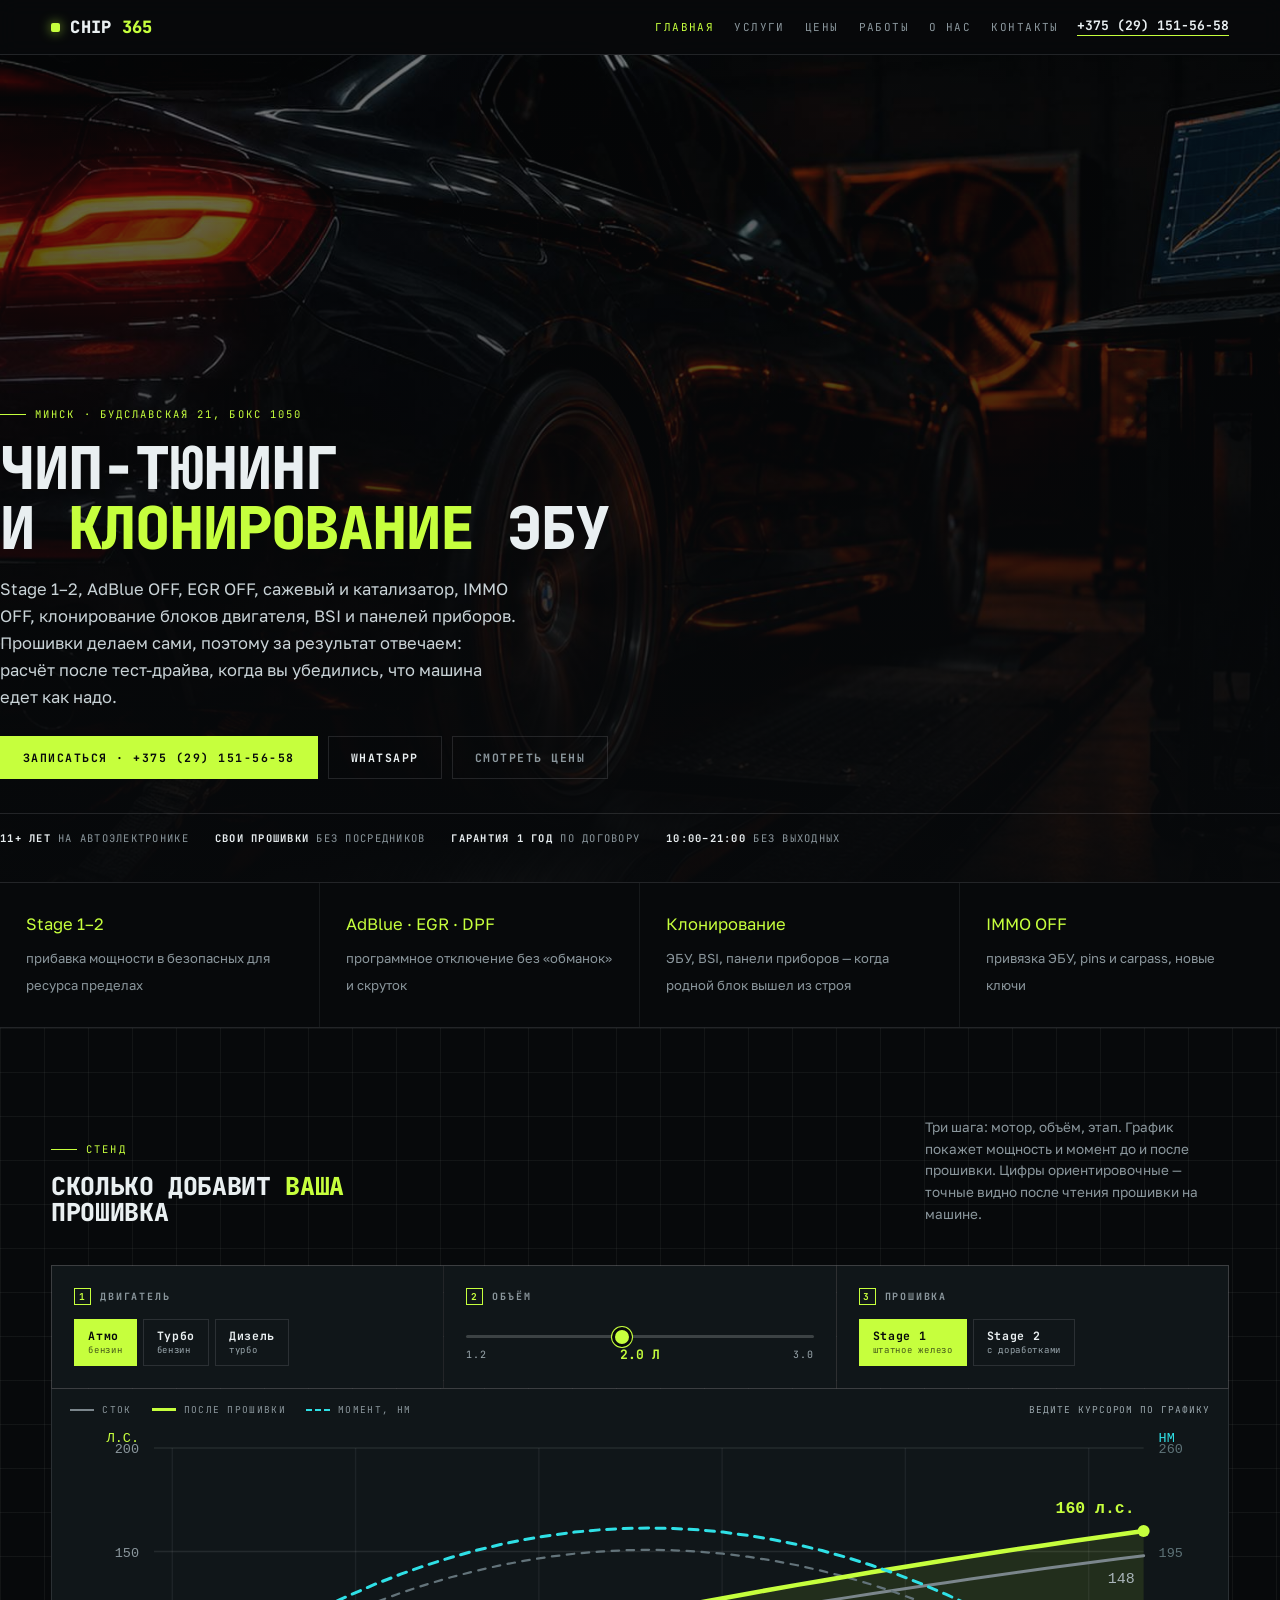
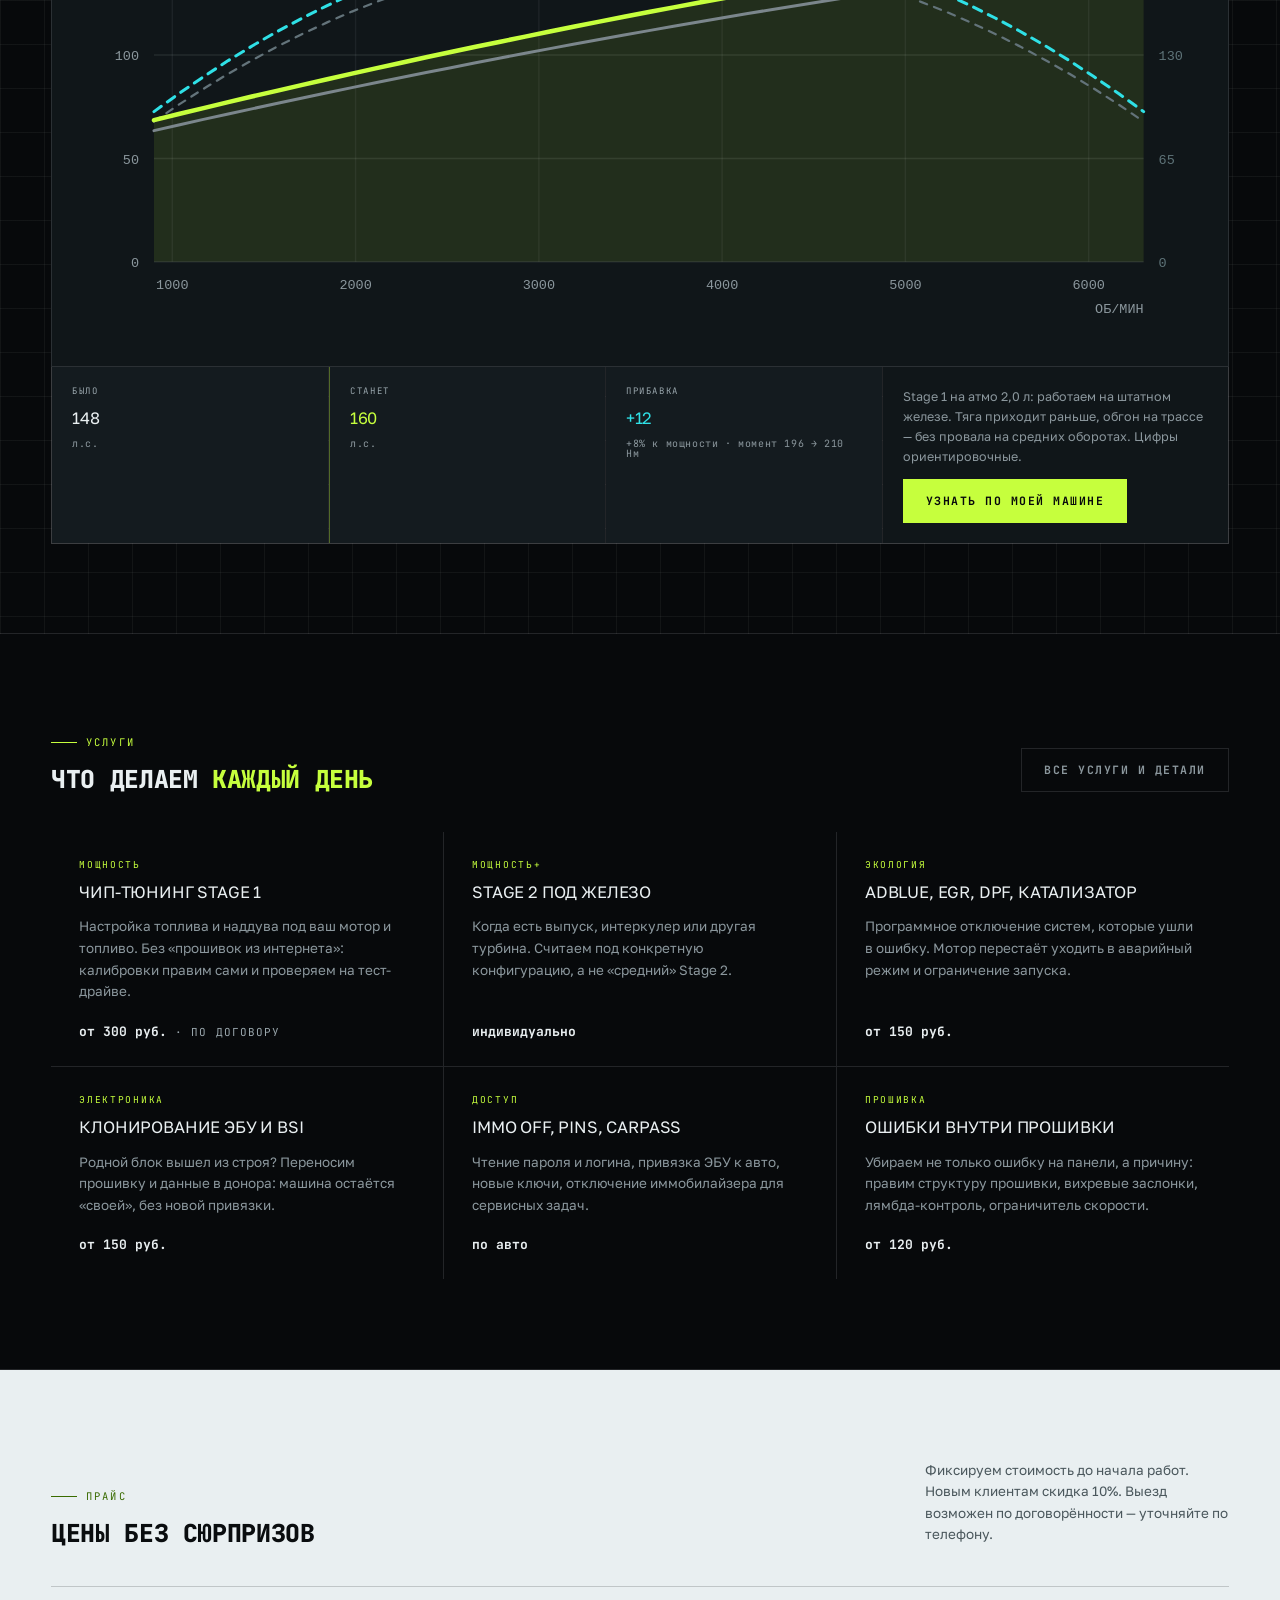
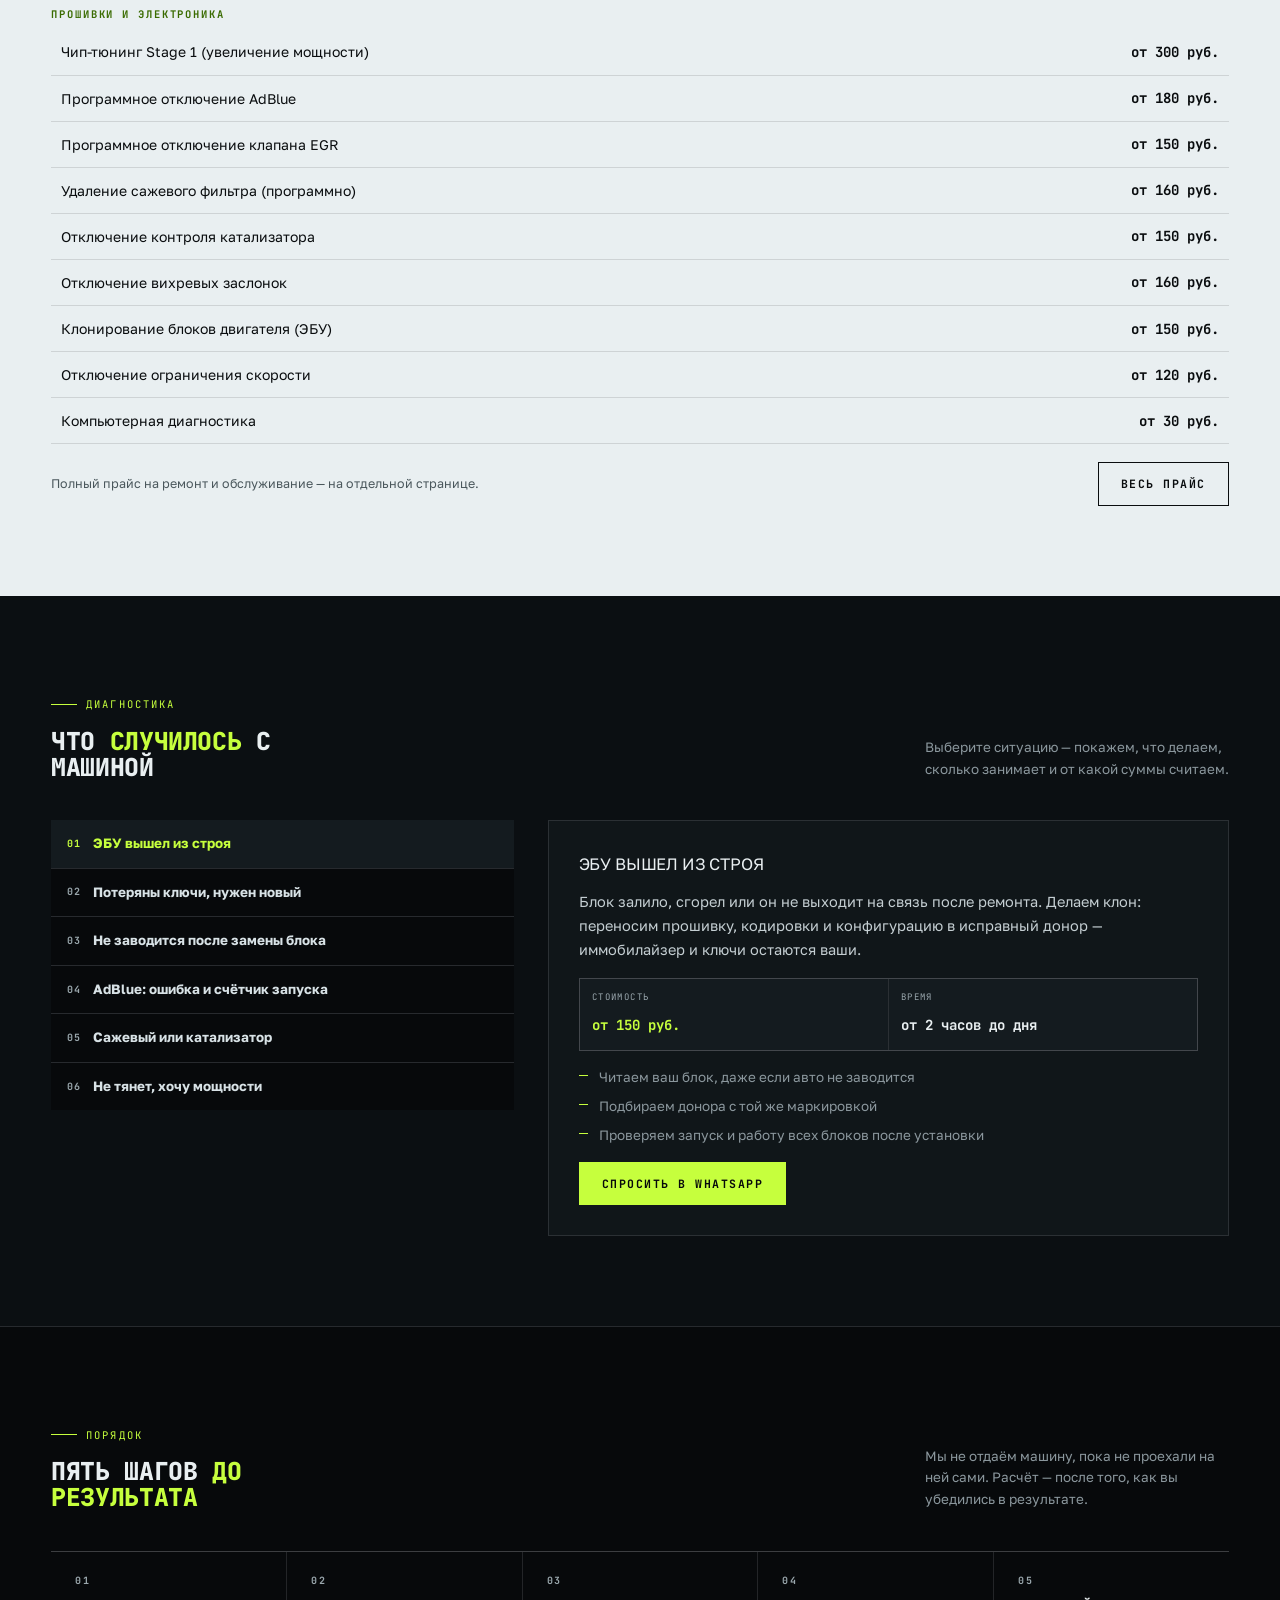
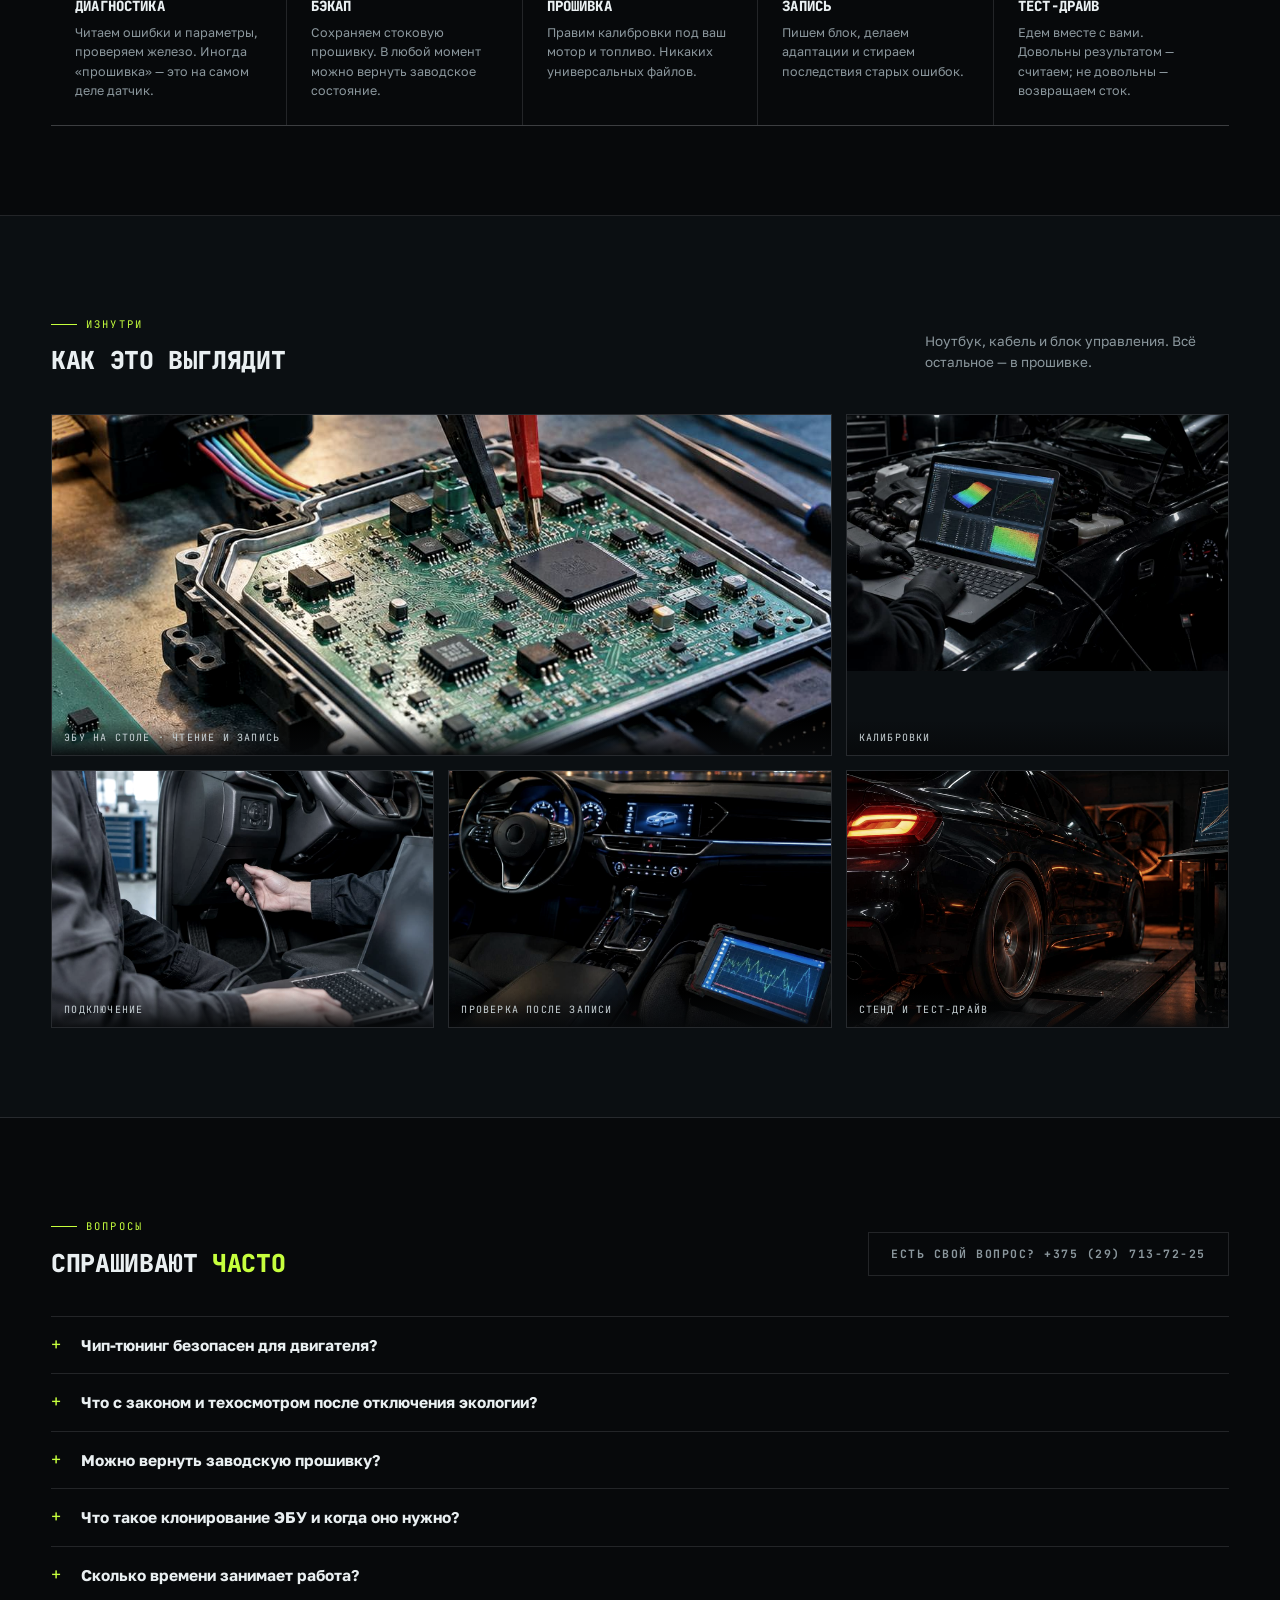
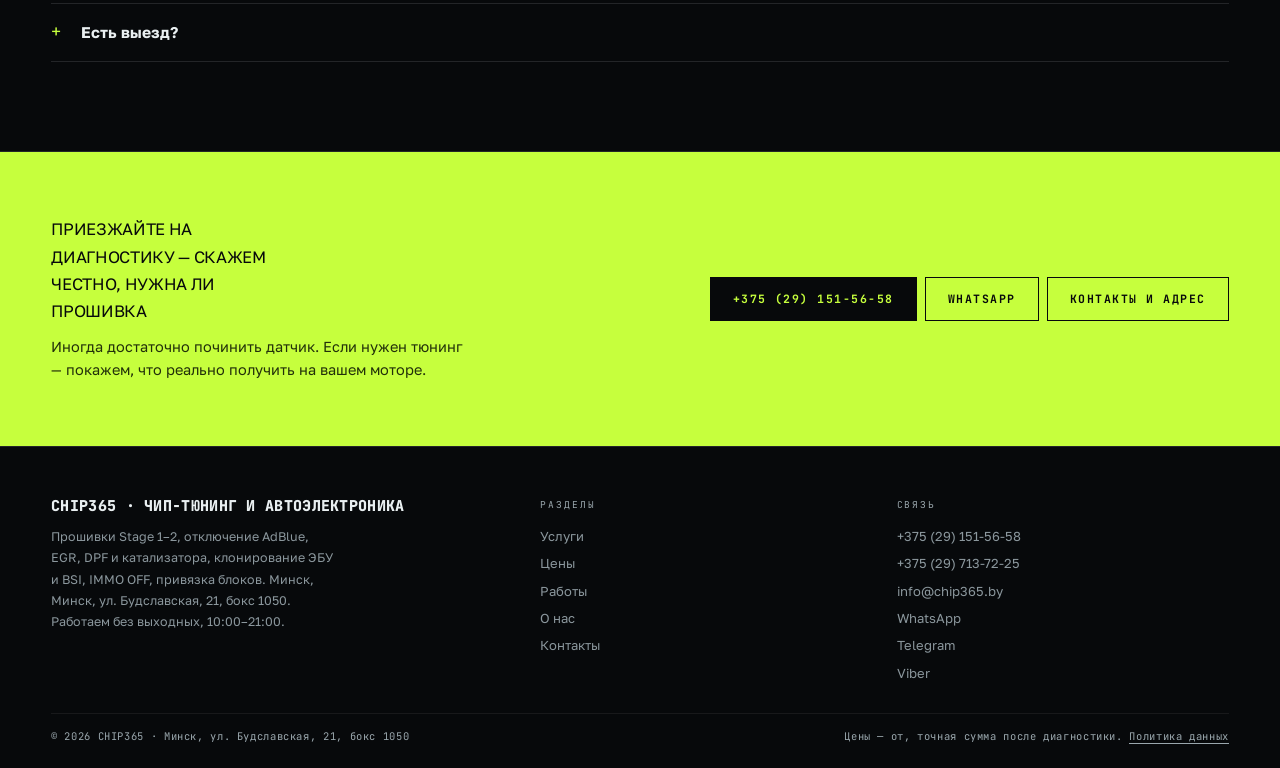
<file: index.html>
<!DOCTYPE html>
<html lang="ru">
<head>
<meta charset="utf-8">
<meta name="viewport" content="width=device-width,initial-scale=1">
<title>CHIP365 — чип-тюнинг и клонирование ЭБУ в Минске</title>
<meta name="description" content="Чип-тюнинг Stage 1–2, отключение AdBlue, EGR, DPF и катализатора, клонирование ЭБУ, BSI и панелей приборов, IMMO OFF, привязка блоков. Минск, Будславская 21. Гарантия 1 год.">
<link rel="icon" href="favicon.svg" type="image/svg+xml">
<link rel="preconnect" href="https://fonts.googleapis.com">
<link rel="preconnect" href="https://fonts.gstatic.com" crossorigin>
<link href="https://fonts.googleapis.com/css2?family=JetBrains+Mono:wght@400;700;800&family=Golos+Text:wght@400;500;700&display=swap" rel="stylesheet">
<style>
body{margin:0;background:#07090B;color:#E9EFF1;font-family:'Golos Text',system-ui,sans-serif}
[hidden]{display:none!important}
.head{position:sticky;top:0;z-index:60;background:rgba(7,9,11,.9);border-bottom:1px solid rgba(233,239,241,.12)}
.head__in{display:flex;align-items:center;gap:16px;padding:13px 20px;max-width:1280px;margin:0 auto}
.brand{display:flex;align-items:center;gap:10px;font-family:'JetBrains Mono',monospace;font-weight:800;font-size:17px;letter-spacing:.02em;text-transform:uppercase;color:#E9EFF1;text-decoration:none}
.brand i{width:9px;height:9px;background:#C6FF3D;border-radius:2px;display:inline-block}
.nav{display:flex;gap:18px;margin-left:auto;font-family:'JetBrains Mono',monospace;font-size:11px;letter-spacing:.13em;text-transform:uppercase;color:#8B979D}
.nav a{color:inherit;text-decoration:none}
.head__tel{font-family:'JetBrains Mono',monospace;font-weight:700;font-size:13px;color:#E9EFF1;text-decoration:none;border-bottom:1px solid #C6FF3D;padding-bottom:3px}
.btn{display:inline-flex;align-items:center;justify-content:center;padding:14px 20px;border:1px solid rgba(233,239,241,.2);color:#E9EFF1;text-decoration:none;font-family:'JetBrains Mono',monospace;font-weight:700;font-size:11.5px;letter-spacing:.13em;text-transform:uppercase}
.btn--ph{background:#C6FF3D;border-color:#C6FF3D;color:#07090B}
.hero{position:relative;min-height:min(90svh,820px);display:flex;flex-direction:column;justify-content:flex-end;overflow:hidden;border-bottom:1px solid rgba(233,239,241,.12)}
.hero__bg{position:absolute;inset:0}
.hero__bg img{width:100%;height:100%;object-fit:cover}
.hero__bg::after{content:'';position:absolute;inset:0;background:linear-gradient(180deg,rgba(7,9,11,.55),rgba(7,9,11,.96))}
.hero__in{position:relative;padding:96px 0 28px;max-width:1280px;margin:0 auto;padding-inline:20px;width:100%}
.h1{font-family:'JetBrains Mono',monospace;font-weight:800;font-size:clamp(1.8rem,4.6vw,4.4rem);line-height:1.03;text-transform:uppercase;max-width:20ch;margin:0}
.h1 em{font-style:normal;color:#C6FF3D}
@media(max-width:900px){.nav{display:none}.head__tel{display:none}}
</style>
<link rel="stylesheet" href="assets/css/style.v2.css">
</head>
<body>
<header class="head"><div class="head__in">
<a class="brand" href="index.html"><i></i>CHIP<span style="color:#C6FF3D">365</span></a>
<nav class="nav" aria-label="Разделы"><a href="index.html" aria-current="page">Главная</a><a href="uslugi.html">Услуги</a><a href="ceny.html">Цены</a><a href="raboty.html">Работы</a><a href="o-nas.html">О нас</a><a href="kontakty.html">Контакты</a></nav>
<a class="head__tel" href="tel:+375291515658">+375 (29) 151-56-58</a>
<button class="burger" id="burger" type="button" aria-expanded="false" aria-controls="drawer" aria-label="Меню"><span></span><span></span><span></span></button>
</div></header>

<section class="hero">
  <div class="hero__bg"><img src="assets/img/hero.jpg" alt="Автомобиль на стенде, ноутбук с графиком мощности" width="1600" height="940" fetchpriority="high"></div>
  <div class="hero__in">
    <p class="kick">Минск · Будславская 21, бокс 1050</p>
    <h1 class="h1"><span>Чип-тюнинг</span><span>и <em>клонирование</em> ЭБУ</span></h1>
    <p class="hero__lead">Stage 1–2, AdBlue OFF, EGR OFF, сажевый и катализатор, IMMO OFF, клонирование блоков двигателя, BSI и панелей приборов. Прошивки делаем сами, поэтому за результат отвечаем: расчёт после тест-драйва, когда вы убедились, что машина едет как надо.</p>
    <div class="hero__cta">
      <a class="btn btn--ph" href="tel:+375291515658">Записаться · +375 (29) 151-56-58</a>
      <a class="btn" href="https://wa.me/375291515658" target="_blank" rel="noopener">WhatsApp</a>
      <a class="btn btn--ghost" href="ceny.html">Смотреть цены</a>
    </div>
    <div class="hero__meta">
      <span><b>11+ лет</b> на автоэлектронике</span>
      <span><b>свои прошивки</b> без посредников</span>
      <span><b>гарантия 1 год</b> по договору</span>
      <span><b>10:00–21:00</b> без выходных</span>
    </div>
  </div>
</section>

<div class="facts">
  <div class="fact"><b>Stage 1–2</b><span>прибавка мощности в безопасных для ресурса пределах</span></div>
  <div class="fact"><b>AdBlue · EGR · DPF</b><span>программное отключение без «обманок» и скруток</span></div>
  <div class="fact"><b>Клонирование</b><span>ЭБУ, BSI, панели приборов — когда родной блок вышел из строя</span></div>
  <div class="fact"><b>IMMO OFF</b><span>привязка ЭБУ, pins и carpass, новые ключи</span></div>
</div>

<section class="sec grid-bg" id="dyno">
  <div class="wrap">
    <div class="sec__head">
      <div><p class="kick">Стенд</p><h2 class="h2">Сколько добавит <em>ваша</em> прошивка</h2></div>
      <p class="sec__note">Три шага: мотор, объём, этап. График покажет мощность и момент до и после прошивки. Цифры ориентировочные — точные видно после чтения прошивки на машине.</p>
    </div>

    <div class="dyno__ctl">
      <div class="fld">
        <p class="fld__l"><b>1</b> Двигатель</p>
        <div class="seg" id="engines">
          <button class="seg__b is-on" type="button" data-engine="na">Атмо<small>бензин</small></button>
          <button class="seg__b" type="button" data-engine="turbo">Турбо<small>бензин</small></button>
          <button class="seg__b" type="button" data-engine="diesel">Дизель<small>турбо</small></button>
        </div>
      </div>
      <div class="fld">
        <p class="fld__l"><b>2</b> Объём</p>
        <input class="rng" id="vol" type="range" min="1.2" max="3" step="0.1" value="2" aria-label="Объём двигателя, литры">
        <div class="rng__val"><span>1.2</span><b id="volVal">2.0 л</b><span>3.0</span></div>
      </div>
      <div class="fld">
        <p class="fld__l"><b>3</b> Прошивка</p>
        <div class="seg" id="stages">
          <button class="seg__b is-on" type="button" data-stage="1">Stage 1<small>штатное железо</small></button>
          <button class="seg__b" type="button" data-stage="2">Stage 2<small>с доработками</small></button>
        </div>
      </div>
    </div>

    <div class="dyno__chart">
      <div class="dyno__legend">
        <span class="lg"><i class="lg__l"></i>Сток</span>
        <span class="lg"><i class="lg__l lg__l--tuned"></i>После прошивки</span>
        <span class="lg"><i class="lg__l lg__l--torque"></i>Момент, Нм</span>
        <span class="dyno__live" id="dynoLive">ведите курсором по графику</span>
      </div>
      <svg id="dynoSvg" viewBox="0 0 760 360" role="img" aria-label="График мощности и момента до и после прошивки"></svg>
    </div>

    <div class="dyno__res">
      <div class="res__c"><span>Было</span><b id="outWas">—</b><i>л.с.</i></div>
      <div class="res__c res__c--ph"><span>Станет</span><b id="outNow">—</b><i>л.с.</i></div>
      <div class="res__c res__c--cy"><span>Прибавка</span><b id="outGain">—</b><i id="outPct">—</i></div>
      <div class="res__txt"><p id="outNote">—</p><a class="btn btn--ph" href="https://wa.me/375291515658" target="_blank" rel="noopener">Узнать по моей машине</a></div>
    </div>
  </div>
</section>

<section class="sec">
  <div class="wrap">
    <div class="sec__head">
      <div><p class="kick">Услуги</p><h2 class="h2">Что делаем <em>каждый день</em></h2></div>
      <a class="btn btn--ghost" href="uslugi.html">Все услуги и детали</a>
    </div>
    <div class="cards">
      <a class="card" href="uslugi.html#stage"><span class="card__tag">мощность</span><h3>Чип-тюнинг Stage 1</h3><p>Настройка топлива и наддува под ваш мотор и топливо. Без «прошивок из интернета»: калибровки правим сами и проверяем на тест-драйве.</p><span class="card__price">от 300 руб. <span>· по договору</span></span></a>
      <a class="card" href="uslugi.html#stage"><span class="card__tag">мощность+</span><h3>Stage 2 под железо</h3><p>Когда есть выпуск, интеркулер или другая турбина. Считаем под конкретную конфигурацию, а не «средний» Stage 2.</p><span class="card__price">индивидуально</span></a>
      <a class="card" href="uslugi.html#eco"><span class="card__tag">экология</span><h3>AdBlue, EGR, DPF, катализатор</h3><p>Программное отключение систем, которые ушли в ошибку. Мотор перестаёт уходить в аварийный режим и ограничение запуска.</p><span class="card__price">от 150 руб.</span></a>
      <a class="card" href="uslugi.html#clone"><span class="card__tag">электроника</span><h3>Клонирование ЭБУ и BSI</h3><p>Родной блок вышел из строя? Переносим прошивку и данные в донора: машина остаётся «своей», без новой привязки.</p><span class="card__price">от 150 руб.</span></a>
      <a class="card" href="uslugi.html#immo"><span class="card__tag">доступ</span><h3>IMMO OFF, pins, carpass</h3><p>Чтение пароля и логина, привязка ЭБУ к авто, новые ключи, отключение иммобилайзера для сервисных задач.</p><span class="card__price">по авто</span></a>
      <a class="card" href="uslugi.html#errors"><span class="card__tag">прошивка</span><h3>Ошибки внутри прошивки</h3><p>Убираем не только ошибку на панели, а причину: правим структуру прошивки, вихревые заслонки, лямбда-контроль, ограничитель скорости.</p><span class="card__price">от 120 руб.</span></a>
    </div>
  </div>
</section>

<section class="sec ceny" id="ceny">
  <div class="wrap">
    <div class="sec__head">
      <div><p class="kick">Прайс</p><h2 class="h2">Цены без сюрпризов</h2></div>
      <p class="sec__note">Фиксируем стоимость до начала работ. Новым клиентам скидка 10%. Выезд возможен по договорённости — уточняйте по телефону.</p>
    </div>
    <div class="tblwrap"><table class="tbl">
      <caption>Прошивки и электроника</caption>
      <tr><td>Чип-тюнинг Stage 1 (увеличение мощности)</td><td>от 300 руб.</td></tr>
      <tr><td>Программное отключение AdBlue</td><td>от 180 руб.</td></tr>
      <tr><td>Программное отключение клапана EGR</td><td>от 150 руб.</td></tr>
      <tr><td>Удаление сажевого фильтра (программно)</td><td>от 160 руб.</td></tr>
      <tr><td>Отключение контроля катализатора</td><td>от 150 руб.</td></tr>
      <tr><td>Отключение вихревых заслонок</td><td>от 160 руб.</td></tr>
      <tr><td>Клонирование блоков двигателя (ЭБУ)</td><td>от 150 руб.</td></tr>
      <tr><td>Отключение ограничения скорости</td><td>от 120 руб.</td></tr>
      <tr><td>Компьютерная диагностика</td><td>от 30 руб.</td></tr>
    </table></div>
    <div class="ceny__foot"><span>Полный прайс на ремонт и обслуживание — на отдельной странице.</span><a class="btn" href="ceny.html" style="border-color:#0A0D0F">Весь прайс</a></div>
  </div>
</section>

<section class="sec sec--alt">
  <div class="wrap">
    <div class="sec__head">
      <div><p class="kick">Диагностика</p><h2 class="h2">Что <em>случилось</em> с машиной</h2></div>
      <p class="sec__note">Выберите ситуацию — покажем, что делаем, сколько занимает и от какой суммы считаем.</p>
    </div>
    <div class="scen">
      <div class="scen__list" id="scenList" role="tablist" aria-label="Ситуации"></div>
      <div class="scen__body" id="scenBody"></div>
    </div>
  </div>
</section>

<section class="sec">
  <div class="wrap">
    <div class="sec__head"><div><p class="kick">Порядок</p><h2 class="h2">Пять шагов <em>до результата</em></h2></div>
      <p class="sec__note">Мы не отдаём машину, пока не проехали на ней сами. Расчёт — после того, как вы убедились в результате.</p></div>
    <div class="steps">
      <div class="step"><b>01</b><h3>Диагностика</h3><p>Читаем ошибки и параметры, проверяем железо. Иногда «прошивка» — это на самом деле датчик.</p></div>
      <div class="step"><b>02</b><h3>Бэкап</h3><p>Сохраняем стоковую прошивку. В любой момент можно вернуть заводское состояние.</p></div>
      <div class="step"><b>03</b><h3>Прошивка</h3><p>Правим калибровки под ваш мотор и топливо. Никаких универсальных файлов.</p></div>
      <div class="step"><b>04</b><h3>Запись</h3><p>Пишем блок, делаем адаптации и стираем последствия старых ошибок.</p></div>
      <div class="step"><b>05</b><h3>Тест-драйв</h3><p>Едем вместе с вами. Довольны результатом — считаем; не довольны — возвращаем сток.</p></div>
    </div>
  </div>
</section>

<section class="sec sec--alt">
  <div class="wrap">
    <div class="sec__head"><div><p class="kick">Изнутри</p><h2 class="h2">Как это выглядит</h2></div>
    <p class="sec__note">Ноутбук, кабель и блок управления. Всё остальное — в прошивке.</p></div>
    <div class="gal">
      <figure><img src="assets/img/ecu.jpg" alt="Блок управления двигателем на столе с программатором" width="1100" height="800" loading="lazy"><figcaption>ЭБУ на столе · чтение и запись</figcaption></figure>
      <figure><img src="assets/img/laptop.jpg" alt="Ноутбук с программой на двигателе" width="1100" height="800" loading="lazy"><figcaption>Калибровки</figcaption></figure>
      <figure><img src="assets/img/obd.jpg" alt="Подключение ноутбука к разъёму OBD" width="1100" height="800" loading="lazy"><figcaption>Подключение</figcaption></figure>
      <figure><img src="assets/img/dash.jpg" alt="Приборная панель и диагностический планшет" width="1050" height="780" loading="lazy"><figcaption>Проверка после записи</figcaption></figure>
      <figure><img src="assets/img/hero.jpg" alt="Автомобиль на стенде" width="1600" height="940" loading="lazy"><figcaption>Стенд и тест-драйв</figcaption></figure>
    </div>
  </div>
</section>

<section class="sec">
  <div class="wrap">
    <div class="sec__head"><div><p class="kick">Вопросы</p><h2 class="h2">Спрашивают <em>часто</em></h2></div>
      <a class="btn btn--ghost" href="tel:+375297137225">Есть свой вопрос? +375 (29) 713-72-25</a></div>
    <div class="faq">
      <details><summary>Чип-тюнинг безопасен для двигателя?</summary><p>Stage 1 делается в пределах, которые выдерживает штатное железо: меняются топливо, наддув и моменты, но без выхода за границы ресурса. Перед прошивкой мы смотрим параметры и состояние агрегатов: если турбина или сцепление уже на пределе, честно скажем, что сначала нужно починить.</p></details>
      <details><summary>Что с законом и техосмотром после отключения экологии?</summary><p>Отключение AdBlue, EGR, сажевого и катализатора — это вмешательство в системы снижения токсичности. Владелец принимает решение сам, а мы до работ объясняем последствия: по техническому осмотру и экологическим требованиям могут быть вопросы. Наши работы по мощности и электронике к этому не относятся.</p></details>
      <details><summary>Можно вернуть заводскую прошивку?</summary><p>Да. Перед любой записью сохраняем сток в архив: возврат в заводское состояние — это отдельная операция, делается по вашей просьбе.</p></details>
      <details><summary>Что такое клонирование ЭБУ и когда оно нужно?</summary><p>Это перенос содержимого вашего блока в другой, исправный блок. Нужно, когда родной ЭБУ вышел из строя: залило, сгорел, повреждён. Клон сохраняет иммобилайзер, кодировки и конфигурацию, поэтому машина остаётся «своей» и не требует новой привязки ключей.</p></details>
      <details><summary>Сколько времени занимает работа?</summary><p>Stage 1 — обычно в течение дня, при готовой прошивке быстрее. Клонирование и привязка зависят от блока: некоторые делаются за час, некоторые требуют разбора. Точный срок называем после диагностики.</p></details>
      <details><summary>Есть выезд?</summary><p>Да, по договорённости. Для выезда нужен доступ к разъёму OBD и стабильное питание — уточняйте при записи, не все блоки шьются «в поле».</p></details>
    </div>
  </div>
</section>

<section class="cta">
  <div class="wrap cta__in">
    <div><h2>Приезжайте на диагностику — скажем честно, нужна ли прошивка</h2>
    <p>Иногда достаточно починить датчик. Если нужен тюнинг — покажем, что реально получить на вашем моторе.</p></div>
    <div class="cta__actions">
      <a class="btn btn--dark" href="tel:+375291515658">+375 (29) 151-56-58</a>
      <a class="btn" href="https://wa.me/375291515658" target="_blank" rel="noopener">WhatsApp</a>
      <a class="btn" href="kontakty.html">Контакты и адрес</a>
    </div>
  </div>
</section>
<footer class="foot"><div class="wrap">
<div class="foot__grid">
<div><p class="foot__name">CHIP365 · чип-тюнинг и автоэлектроника</p>
<p class="foot__small">Прошивки Stage 1–2, отключение AdBlue, EGR, DPF и катализатора, клонирование ЭБУ и BSI, IMMO OFF, привязка блоков. Минск, Минск, ул. Будславская, 21, бокс 1050. Работаем без выходных, 10:00–21:00.</p></div>
<div class="foot__col"><h4>Разделы</h4><a href="uslugi.html">Услуги</a><a href="ceny.html">Цены</a><a href="raboty.html">Работы</a><a href="o-nas.html">О нас</a><a href="kontakty.html">Контакты</a></div>
<div class="foot__col"><h4>Связь</h4><a href="tel:+375291515658">+375 (29) 151-56-58</a><a href="tel:+375297137225">+375 (29) 713-72-25</a><a href="mailto:info@chip365.by">info@chip365.by</a><a href="https://wa.me/375291515658" target="_blank" rel="noopener">WhatsApp</a><a href="https://t.me/+375291515658" target="_blank" rel="noopener">Telegram</a><a href="viber://chat?number=%2B375291515658">Viber</a></div>
</div>
<div class="foot__bottom"><span>© 2026 CHIP365 · Минск, ул. Будславская, 21, бокс 1050</span><span>Цены — от, точная сумма после диагностики. <a href="politika.html" style="color:inherit;border-bottom:1px solid currentColor">Политика данных</a></span></div>
</div></footer>
<div class="drawer" id="drawer" hidden><div class="drawer__in">
<button class="drawer__close" type="button" id="drawer-close" aria-label="Закрыть меню">×</button>
<nav aria-label="Мобильное меню"><a href="index.html">Главная</a><a href="uslugi.html">Услуги</a><a href="ceny.html">Цены</a><a href="raboty.html">Работы</a><a href="o-nas.html">О нас</a><a href="kontakty.html">Контакты</a></nav>
<div class="drawer__meta"><a href="tel:+375291515658" style="color:inherit">+375 (29) 151-56-58</a><br><a href="tel:+375297137225" style="color:inherit">+375 (29) 713-72-25</a><br>Минск, ул. Будславская, 21, бокс 1050<br>10:00–21:00, без выходных</div>
</div></div>
<nav class="mobbar" aria-label="Быстрая связь">
<a class="mobbar__call" href="tel:+375291515658">Позвонить</a>
<a href="https://wa.me/375291515658" target="_blank" rel="noopener">WhatsApp</a>
<a href="viber://chat?number=%2B375291515658">Viber</a>
<a href="https://t.me/+375291515658" target="_blank" rel="noopener">Telegram</a>
</nav>
<script src="assets/js/main.v2.js"></script>
</body></html>
</file>
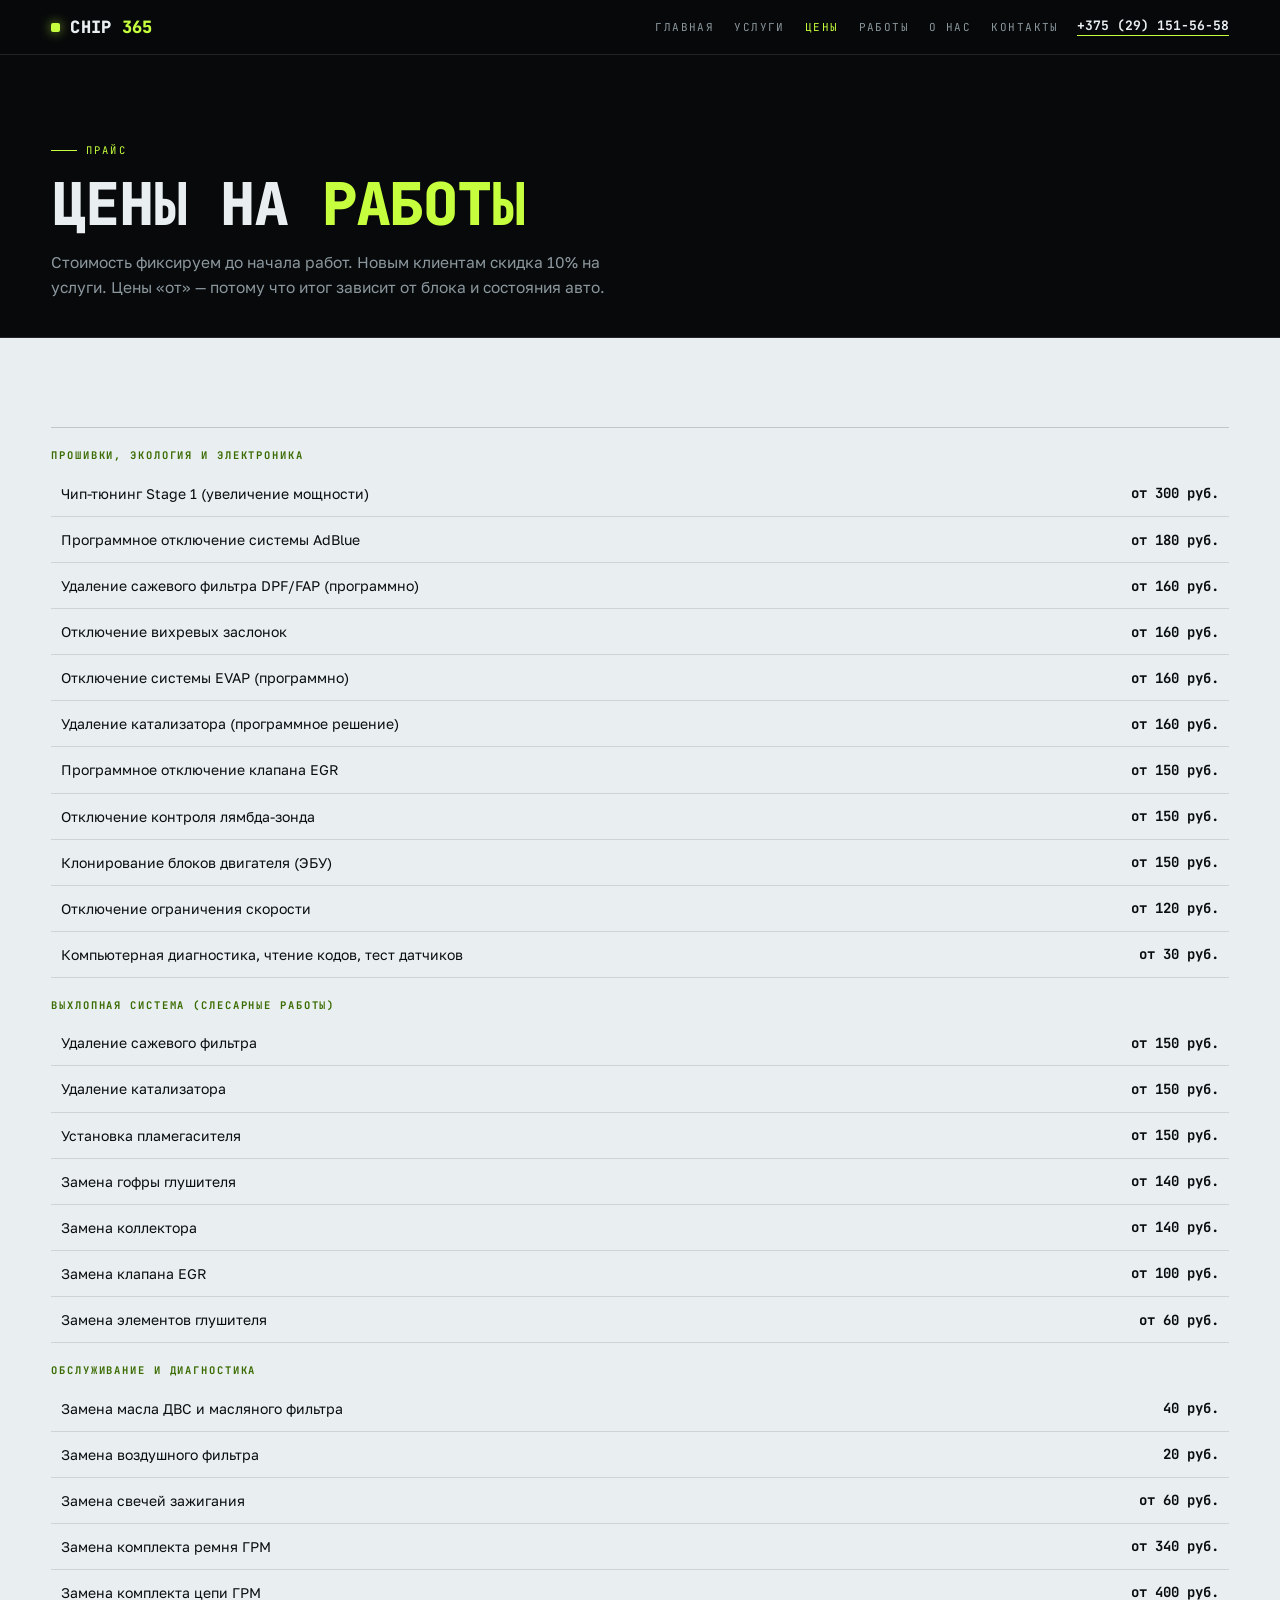
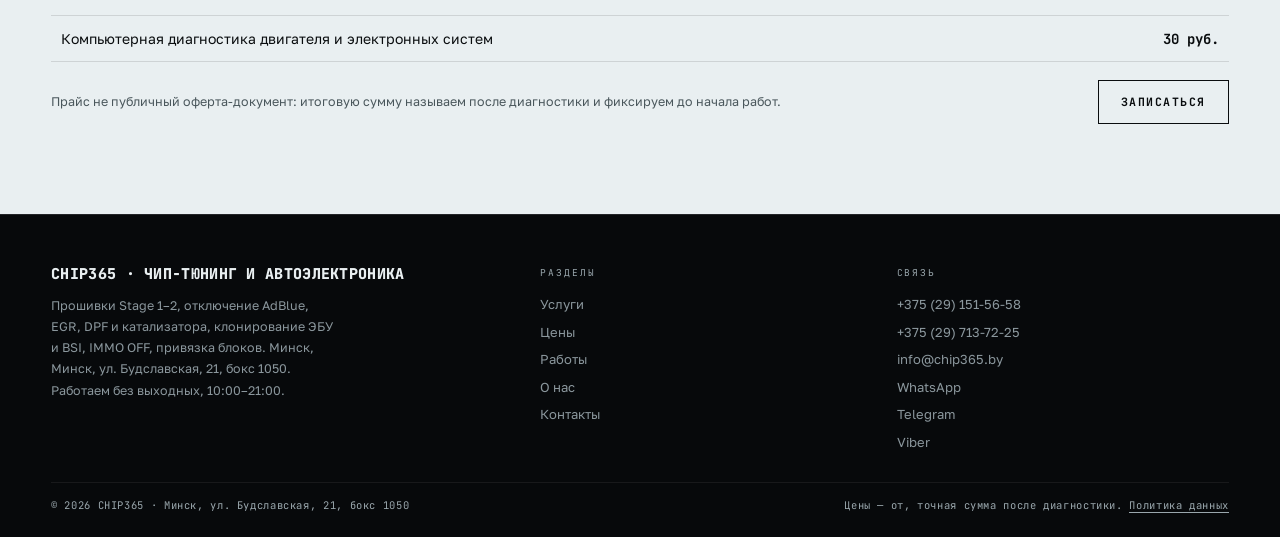
<file: ceny.html>
<!DOCTYPE html>
<html lang="ru">
<head>
<meta charset="utf-8">
<meta name="viewport" content="width=device-width,initial-scale=1">
<title>Цены на чип-тюнинг и автоэлектронику | CHIP365 Минск</title>
<meta name="description" content="Прайс на чип-тюнинг, отключение AdBlue, EGR, сажевого фильтра, клонирование ЭБУ, диагностику и обслуживание. Фиксируем стоимость до начала работ.">
<link rel="icon" href="favicon.svg" type="image/svg+xml">
<link rel="preconnect" href="https://fonts.googleapis.com">
<link rel="preconnect" href="https://fonts.gstatic.com" crossorigin>
<link href="https://fonts.googleapis.com/css2?family=JetBrains+Mono:wght@400;700;800&family=Golos+Text:wght@400;500;700&display=swap" rel="stylesheet">
<style>
body{margin:0;background:#07090B;color:#E9EFF1;font-family:'Golos Text',system-ui,sans-serif}
[hidden]{display:none!important}
.head{position:sticky;top:0;z-index:60;background:rgba(7,9,11,.9);border-bottom:1px solid rgba(233,239,241,.12)}
.head__in{display:flex;align-items:center;gap:16px;padding:13px 20px;max-width:1280px;margin:0 auto}
.brand{display:flex;align-items:center;gap:10px;font-family:'JetBrains Mono',monospace;font-weight:800;font-size:17px;letter-spacing:.02em;text-transform:uppercase;color:#E9EFF1;text-decoration:none}
.brand i{width:9px;height:9px;background:#C6FF3D;border-radius:2px;display:inline-block}
.nav{display:flex;gap:18px;margin-left:auto;font-family:'JetBrains Mono',monospace;font-size:11px;letter-spacing:.13em;text-transform:uppercase;color:#8B979D}
.nav a{color:inherit;text-decoration:none}
.head__tel{font-family:'JetBrains Mono',monospace;font-weight:700;font-size:13px;color:#E9EFF1;text-decoration:none;border-bottom:1px solid #C6FF3D;padding-bottom:3px}
.btn{display:inline-flex;align-items:center;justify-content:center;padding:14px 20px;border:1px solid rgba(233,239,241,.2);color:#E9EFF1;text-decoration:none;font-family:'JetBrains Mono',monospace;font-weight:700;font-size:11.5px;letter-spacing:.13em;text-transform:uppercase}
.btn--ph{background:#C6FF3D;border-color:#C6FF3D;color:#07090B}
.hero{position:relative;min-height:min(90svh,820px);display:flex;flex-direction:column;justify-content:flex-end;overflow:hidden;border-bottom:1px solid rgba(233,239,241,.12)}
.hero__bg{position:absolute;inset:0}
.hero__bg img{width:100%;height:100%;object-fit:cover}
.hero__bg::after{content:'';position:absolute;inset:0;background:linear-gradient(180deg,rgba(7,9,11,.55),rgba(7,9,11,.96))}
.hero__in{position:relative;padding:96px 0 28px;max-width:1280px;margin:0 auto;padding-inline:20px;width:100%}
.h1{font-family:'JetBrains Mono',monospace;font-weight:800;font-size:clamp(1.8rem,4.6vw,4.4rem);line-height:1.03;text-transform:uppercase;max-width:20ch;margin:0}
.h1 em{font-style:normal;color:#C6FF3D}
@media(max-width:900px){.nav{display:none}.head__tel{display:none}}
</style>
<link rel="stylesheet" href="assets/css/style.v2.css">
</head>
<body>
<header class="head"><div class="head__in">
<a class="brand" href="index.html"><i></i>CHIP<span style="color:#C6FF3D">365</span></a>
<nav class="nav" aria-label="Разделы"><a href="index.html">Главная</a><a href="uslugi.html">Услуги</a><a href="ceny.html" aria-current="page">Цены</a><a href="raboty.html">Работы</a><a href="o-nas.html">О нас</a><a href="kontakty.html">Контакты</a></nav>
<a class="head__tel" href="tel:+375291515658">+375 (29) 151-56-58</a>
<button class="burger" id="burger" type="button" aria-expanded="false" aria-controls="drawer" aria-label="Меню"><span></span><span></span><span></span></button>
</div></header>

<section class="phead"><div class="wrap">
<p class="kick">Прайс</p>
<h1 class="h1">Цены на <em>работы</em></h1>
<p class="lead">Стоимость фиксируем до начала работ. Новым клиентам скидка 10% на услуги. Цены «от» — потому что итог зависит от блока и состояния авто.</p>
</div></section>

<section class="sec ceny" style="background:#E9EFF1;color:#0A0D0F">
  <div class="wrap">
    <div class="tblwrap">
      <table class="tbl"><caption>Прошивки, экология и электроника</caption>
        <tr><td>Чип-тюнинг Stage 1 (увеличение мощности)</td><td>от 300 руб.</td></tr>
        <tr><td>Программное отключение системы AdBlue</td><td>от 180 руб.</td></tr>
        <tr><td>Удаление сажевого фильтра DPF/FAP (программно)</td><td>от 160 руб.</td></tr>
        <tr><td>Отключение вихревых заслонок</td><td>от 160 руб.</td></tr>
        <tr><td>Отключение системы EVAP (программно)</td><td>от 160 руб.</td></tr>
        <tr><td>Удаление катализатора (программное решение)</td><td>от 160 руб.</td></tr>
        <tr><td>Программное отключение клапана EGR</td><td>от 150 руб.</td></tr>
        <tr><td>Отключение контроля лямбда-зонда</td><td>от 150 руб.</td></tr>
        <tr><td>Клонирование блоков двигателя (ЭБУ)</td><td>от 150 руб.</td></tr>
        <tr><td>Отключение ограничения скорости</td><td>от 120 руб.</td></tr>
        <tr><td>Компьютерная диагностика, чтение кодов, тест датчиков</td><td>от 30 руб.</td></tr>
      </table>
      <table class="tbl"><caption>Выхлопная система (слесарные работы)</caption>
        <tr><td>Удаление сажевого фильтра</td><td>от 150 руб.</td></tr>
        <tr><td>Удаление катализатора</td><td>от 150 руб.</td></tr>
        <tr><td>Установка пламегасителя</td><td>от 150 руб.</td></tr>
        <tr><td>Замена гофры глушителя</td><td>от 140 руб.</td></tr>
        <tr><td>Замена коллектора</td><td>от 140 руб.</td></tr>
        <tr><td>Замена клапана EGR</td><td>от 100 руб.</td></tr>
        <tr><td>Замена элементов глушителя</td><td>от 60 руб.</td></tr>
      </table>
      <table class="tbl"><caption>Обслуживание и диагностика</caption>
        <tr><td>Замена масла ДВС и масляного фильтра</td><td>40 руб.</td></tr>
        <tr><td>Замена воздушного фильтра</td><td>20 руб.</td></tr>
        <tr><td>Замена свечей зажигания</td><td>от 60 руб.</td></tr>
        <tr><td>Замена комплекта ремня ГРМ</td><td>от 340 руб.</td></tr>
        <tr><td>Замена комплекта цепи ГРМ</td><td>от 400 руб.</td></tr>
        <tr><td>Компьютерная диагностика двигателя и электронных систем</td><td>30 руб.</td></tr>
      </table>
    </div>
    <div class="ceny__foot"><span>Прайс не публичный оферта-документ: итоговую сумму называем после диагностики и фиксируем до начала работ.</span><a class="btn" href="kontakty.html" style="border-color:#0A0D0F">Записаться</a></div>
  </div>
</section><footer class="foot"><div class="wrap">
<div class="foot__grid">
<div><p class="foot__name">CHIP365 · чип-тюнинг и автоэлектроника</p>
<p class="foot__small">Прошивки Stage 1–2, отключение AdBlue, EGR, DPF и катализатора, клонирование ЭБУ и BSI, IMMO OFF, привязка блоков. Минск, Минск, ул. Будславская, 21, бокс 1050. Работаем без выходных, 10:00–21:00.</p></div>
<div class="foot__col"><h4>Разделы</h4><a href="uslugi.html">Услуги</a><a href="ceny.html">Цены</a><a href="raboty.html">Работы</a><a href="o-nas.html">О нас</a><a href="kontakty.html">Контакты</a></div>
<div class="foot__col"><h4>Связь</h4><a href="tel:+375291515658">+375 (29) 151-56-58</a><a href="tel:+375297137225">+375 (29) 713-72-25</a><a href="mailto:info@chip365.by">info@chip365.by</a><a href="https://wa.me/375291515658" target="_blank" rel="noopener">WhatsApp</a><a href="https://t.me/+375291515658" target="_blank" rel="noopener">Telegram</a><a href="viber://chat?number=%2B375291515658">Viber</a></div>
</div>
<div class="foot__bottom"><span>© 2026 CHIP365 · Минск, ул. Будславская, 21, бокс 1050</span><span>Цены — от, точная сумма после диагностики. <a href="politika.html" style="color:inherit;border-bottom:1px solid currentColor">Политика данных</a></span></div>
</div></footer>
<div class="drawer" id="drawer" hidden><div class="drawer__in">
<button class="drawer__close" type="button" id="drawer-close" aria-label="Закрыть меню">×</button>
<nav aria-label="Мобильное меню"><a href="index.html">Главная</a><a href="uslugi.html">Услуги</a><a href="ceny.html">Цены</a><a href="raboty.html">Работы</a><a href="o-nas.html">О нас</a><a href="kontakty.html">Контакты</a></nav>
<div class="drawer__meta"><a href="tel:+375291515658" style="color:inherit">+375 (29) 151-56-58</a><br><a href="tel:+375297137225" style="color:inherit">+375 (29) 713-72-25</a><br>Минск, ул. Будславская, 21, бокс 1050<br>10:00–21:00, без выходных</div>
</div></div>
<nav class="mobbar" aria-label="Быстрая связь">
<a class="mobbar__call" href="tel:+375291515658">Позвонить</a>
<a href="https://wa.me/375291515658" target="_blank" rel="noopener">WhatsApp</a>
<a href="viber://chat?number=%2B375291515658">Viber</a>
<a href="https://t.me/+375291515658" target="_blank" rel="noopener">Telegram</a>
</nav>
<script src="assets/js/main.v2.js"></script>
</body></html>
</file>
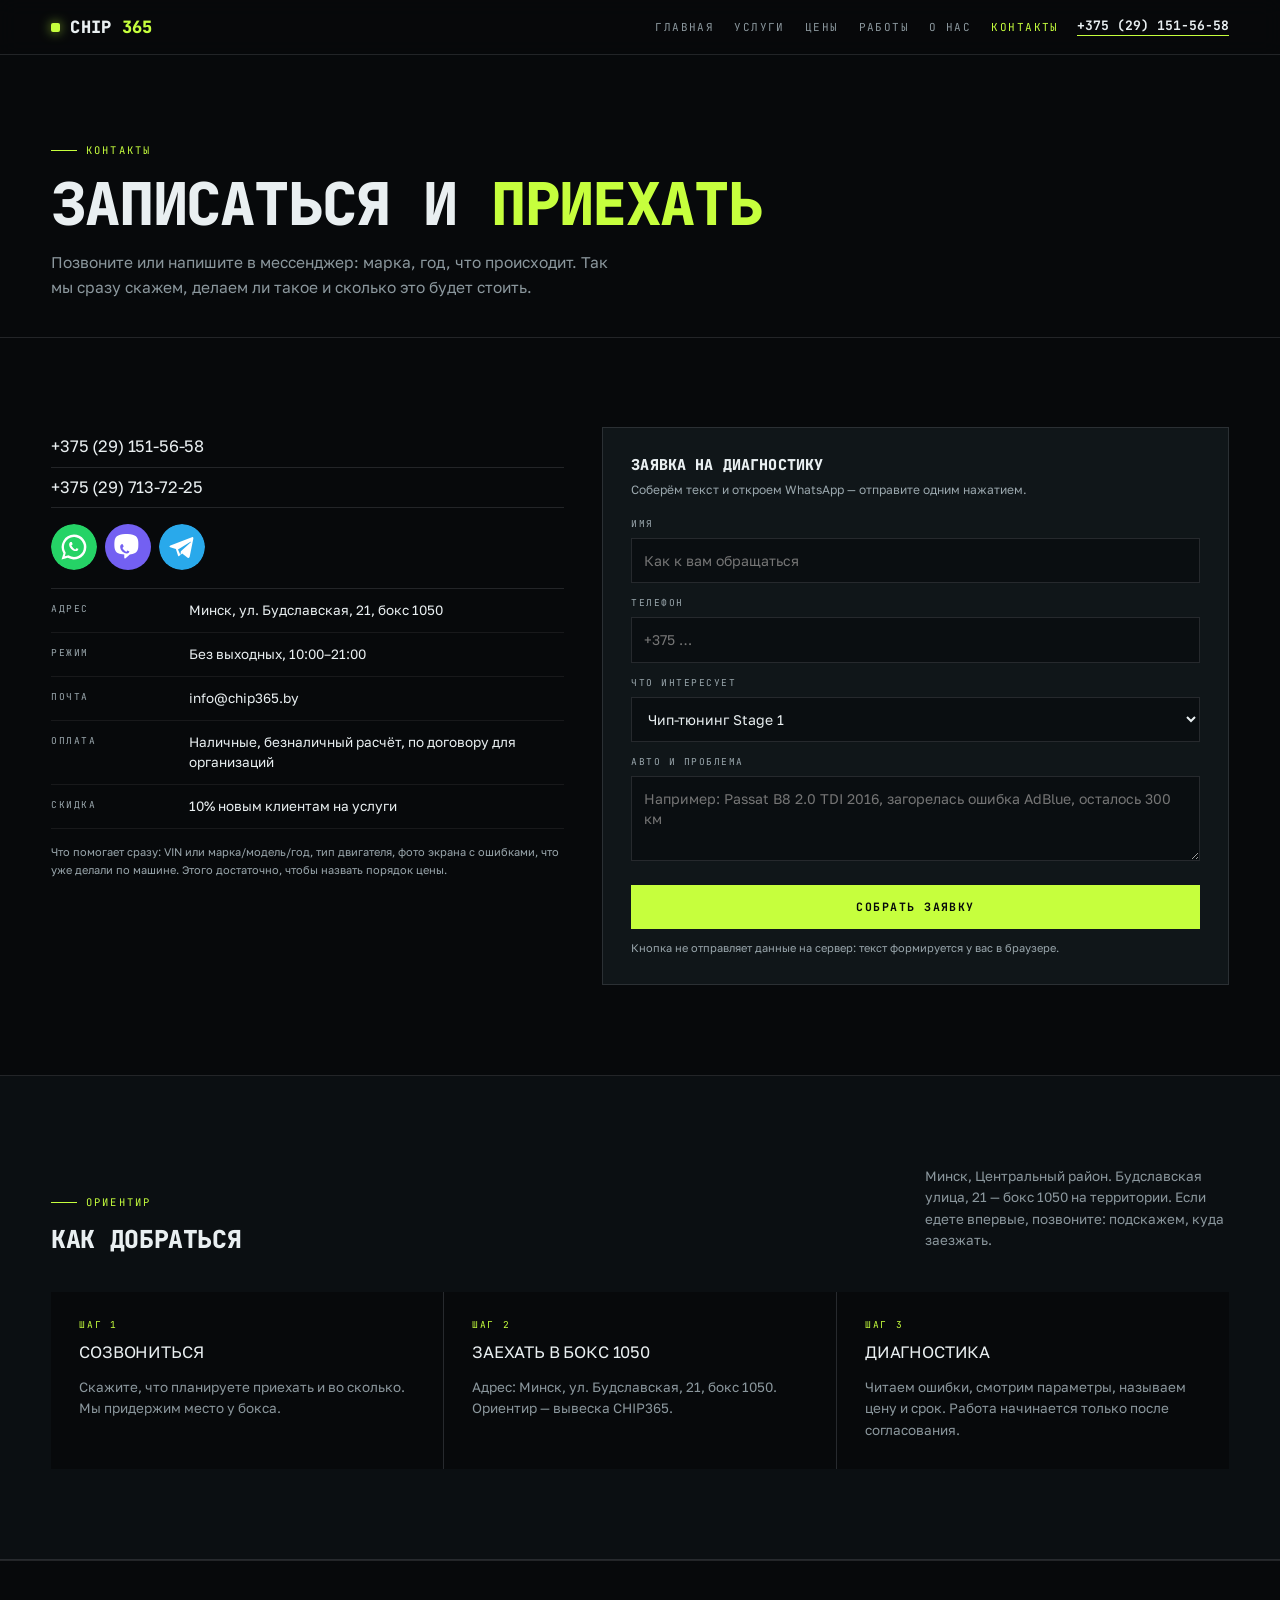
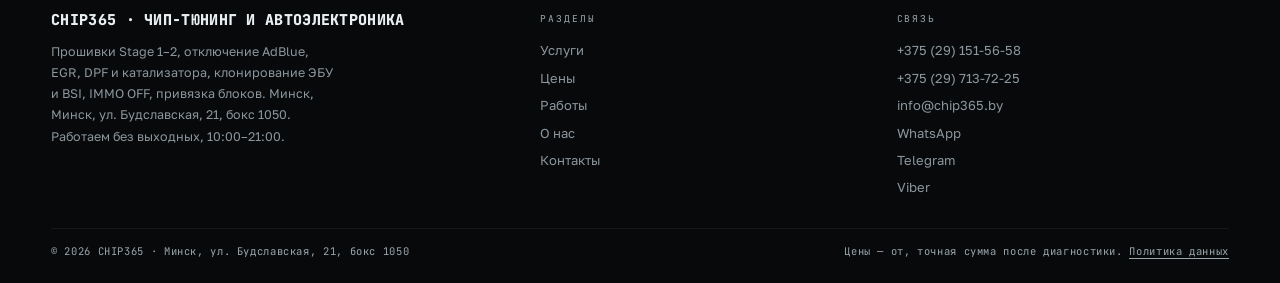
<file: kontakty.html>
<!DOCTYPE html>
<html lang="ru">
<head>
<meta charset="utf-8">
<meta name="viewport" content="width=device-width,initial-scale=1">
<title>Контакты CHIP365 — Минск, Будславская 21</title>
<meta name="description" content="Адрес, телефоны, режим работы и заявка на диагностику. Минск, ул. Будславская, 21, бокс 1050. Без выходных, 10:00–21:00.">
<link rel="icon" href="favicon.svg" type="image/svg+xml">
<link rel="preconnect" href="https://fonts.googleapis.com">
<link rel="preconnect" href="https://fonts.gstatic.com" crossorigin>
<link href="https://fonts.googleapis.com/css2?family=JetBrains+Mono:wght@400;700;800&family=Golos+Text:wght@400;500;700&display=swap" rel="stylesheet">
<style>
body{margin:0;background:#07090B;color:#E9EFF1;font-family:'Golos Text',system-ui,sans-serif}
[hidden]{display:none!important}
.head{position:sticky;top:0;z-index:60;background:rgba(7,9,11,.9);border-bottom:1px solid rgba(233,239,241,.12)}
.head__in{display:flex;align-items:center;gap:16px;padding:13px 20px;max-width:1280px;margin:0 auto}
.brand{display:flex;align-items:center;gap:10px;font-family:'JetBrains Mono',monospace;font-weight:800;font-size:17px;letter-spacing:.02em;text-transform:uppercase;color:#E9EFF1;text-decoration:none}
.brand i{width:9px;height:9px;background:#C6FF3D;border-radius:2px;display:inline-block}
.nav{display:flex;gap:18px;margin-left:auto;font-family:'JetBrains Mono',monospace;font-size:11px;letter-spacing:.13em;text-transform:uppercase;color:#8B979D}
.nav a{color:inherit;text-decoration:none}
.head__tel{font-family:'JetBrains Mono',monospace;font-weight:700;font-size:13px;color:#E9EFF1;text-decoration:none;border-bottom:1px solid #C6FF3D;padding-bottom:3px}
.btn{display:inline-flex;align-items:center;justify-content:center;padding:14px 20px;border:1px solid rgba(233,239,241,.2);color:#E9EFF1;text-decoration:none;font-family:'JetBrains Mono',monospace;font-weight:700;font-size:11.5px;letter-spacing:.13em;text-transform:uppercase}
.btn--ph{background:#C6FF3D;border-color:#C6FF3D;color:#07090B}
.hero{position:relative;min-height:min(90svh,820px);display:flex;flex-direction:column;justify-content:flex-end;overflow:hidden;border-bottom:1px solid rgba(233,239,241,.12)}
.hero__bg{position:absolute;inset:0}
.hero__bg img{width:100%;height:100%;object-fit:cover}
.hero__bg::after{content:'';position:absolute;inset:0;background:linear-gradient(180deg,rgba(7,9,11,.55),rgba(7,9,11,.96))}
.hero__in{position:relative;padding:96px 0 28px;max-width:1280px;margin:0 auto;padding-inline:20px;width:100%}
.h1{font-family:'JetBrains Mono',monospace;font-weight:800;font-size:clamp(1.8rem,4.6vw,4.4rem);line-height:1.03;text-transform:uppercase;max-width:20ch;margin:0}
.h1 em{font-style:normal;color:#C6FF3D}
@media(max-width:900px){.nav{display:none}.head__tel{display:none}}
</style>
<link rel="stylesheet" href="assets/css/style.v2.css">
</head>
<body>
<header class="head"><div class="head__in">
<a class="brand" href="index.html"><i></i>CHIP<span style="color:#C6FF3D">365</span></a>
<nav class="nav" aria-label="Разделы"><a href="index.html">Главная</a><a href="uslugi.html">Услуги</a><a href="ceny.html">Цены</a><a href="raboty.html">Работы</a><a href="o-nas.html">О нас</a><a href="kontakty.html" aria-current="page">Контакты</a></nav>
<a class="head__tel" href="tel:+375291515658">+375 (29) 151-56-58</a>
<button class="burger" id="burger" type="button" aria-expanded="false" aria-controls="drawer" aria-label="Меню"><span></span><span></span><span></span></button>
</div></header>

<section class="phead"><div class="wrap">
<p class="kick">Контакты</p>
<h1 class="h1">Записаться и <em>приехать</em></h1>
<p class="lead">Позвоните или напишите в мессенджер: марка, год, что происходит. Так мы сразу скажем, делаем ли такое и сколько это будет стоить.</p>
</div></section>

<section class="sec"><div class="wrap">
<div class="contact">
  <div>
    <a class="contact__tel" href="tel:+375291515658">+375 (29) 151-56-58</a>
    <a class="contact__tel" href="tel:+375297137225">+375 (29) 713-72-25</a>
    <div class="msgs">
      <a class="msgi msgi--wa" href="https://wa.me/375291515658" target="_blank" rel="noopener" aria-label="WhatsApp" title="WhatsApp"></a>
      <a class="msgi msgi--vb" href="viber://chat?number=%2B375291515658" aria-label="Viber" title="Viber"></a>
      <a class="msgi msgi--tb" href="https://t.me/+375291515658" target="_blank" rel="noopener" aria-label="Telegram" title="Telegram"></a>
    </div>
    <dl class="defs">
      <div><dt>Адрес</dt><dd>Минск, ул. Будславская, 21, бокс 1050</dd></div>
      <div><dt>Режим</dt><dd>Без выходных, 10:00–21:00</dd></div>
      <div><dt>Почта</dt><dd><a href="mailto:info@chip365.by">info@chip365.by</a></dd></div>
      <div><dt>Оплата</dt><dd>Наличные, безналичный расчёт, по договору для организаций</dd></div>
      <div><dt>Скидка</dt><dd>10% новым клиентам на услуги</dd></div>
    </dl>
    <p class="form__note" style="margin-top:14px">Что помогает сразу: VIN или марка/модель/год, тип двигателя, фото экрана с ошибками, что уже делали по машине. Этого достаточно, чтобы назвать порядок цены.</p>
  </div>
  <form class="form" id="leadForm" novalidate>
    <p class="form__t">Заявка на диагностику</p>
    <p class="form__s">Соберём текст и откроем WhatsApp — отправите одним нажатием.</p>
    <label for="fname">Имя</label>
    <input id="fname" name="name" required autocomplete="name" placeholder="Как к вам обращаться">
    <label for="fphone">Телефон</label>
    <input id="fphone" name="phone" required inputmode="tel" autocomplete="tel" placeholder="+375 …">
    <label for="fservice">Что интересует</label>
    <select id="fservice" name="service">
      <option>Чип-тюнинг Stage 1</option>
      <option>Stage 2 под железо</option>
      <option>AdBlue OFF</option>
      <option>EGR / DPF / катализатор</option>
      <option>Клонирование ЭБУ, BSI, панели</option>
      <option>IMMO OFF, привязка, ключи</option>
      <option>Диагностика, пока не знаю причину</option>
    </select>
    <label for="fcar">Авто и проблема</label>
    <textarea id="fcar" name="car" rows="3" placeholder="Например: Passat B8 2.0 TDI 2016, загорелась ошибка AdBlue, осталось 300 км"></textarea>
    <button class="btn btn--ph form__btn" type="submit">Собрать заявку</button>
    <p class="form__note">Кнопка не отправляет данные на сервер: текст формируется у вас в браузере.</p>
    <div class="form__ok" id="formOk" hidden>
      <b>Заявка готова</b>
      <pre id="formText"></pre>
      <div class="row"><a class="btn btn--ph" id="formSend" href="https://wa.me/375291515658" target="_blank" rel="noopener">Открыть WhatsApp</a><button class="btn" type="button" id="formCopy">Скопировать</button></div>
    </div>
  </form>
</div>
</div></section>

<section class="sec sec--alt"><div class="wrap">
<div class="sec__head"><div><p class="kick">Ориентир</p><h2 class="h2">Как добраться</h2></div>
<p class="sec__note">Минск, Центральный район. Будславская улица, 21 — бокс 1050 на территории. Если едете впервые, позвоните: подскажем, куда заезжать.</p></div>
<div class="cards">
  <div class="card"><span class="card__tag">шаг 1</span><h3>Созвониться</h3><p>Скажите, что планируете приехать и во сколько. Мы придержим место у бокса.</p></div>
  <div class="card"><span class="card__tag">шаг 2</span><h3>Заехать в бокс 1050</h3><p>Адрес: Минск, ул. Будславская, 21, бокс 1050. Ориентир — вывеска CHIP365.</p></div>
  <div class="card"><span class="card__tag">шаг 3</span><h3>Диагностика</h3><p>Читаем ошибки, смотрим параметры, называем цену и срок. Работа начинается только после согласования.</p></div>
</div>
</div></section><footer class="foot"><div class="wrap">
<div class="foot__grid">
<div><p class="foot__name">CHIP365 · чип-тюнинг и автоэлектроника</p>
<p class="foot__small">Прошивки Stage 1–2, отключение AdBlue, EGR, DPF и катализатора, клонирование ЭБУ и BSI, IMMO OFF, привязка блоков. Минск, Минск, ул. Будславская, 21, бокс 1050. Работаем без выходных, 10:00–21:00.</p></div>
<div class="foot__col"><h4>Разделы</h4><a href="uslugi.html">Услуги</a><a href="ceny.html">Цены</a><a href="raboty.html">Работы</a><a href="o-nas.html">О нас</a><a href="kontakty.html">Контакты</a></div>
<div class="foot__col"><h4>Связь</h4><a href="tel:+375291515658">+375 (29) 151-56-58</a><a href="tel:+375297137225">+375 (29) 713-72-25</a><a href="mailto:info@chip365.by">info@chip365.by</a><a href="https://wa.me/375291515658" target="_blank" rel="noopener">WhatsApp</a><a href="https://t.me/+375291515658" target="_blank" rel="noopener">Telegram</a><a href="viber://chat?number=%2B375291515658">Viber</a></div>
</div>
<div class="foot__bottom"><span>© 2026 CHIP365 · Минск, ул. Будславская, 21, бокс 1050</span><span>Цены — от, точная сумма после диагностики. <a href="politika.html" style="color:inherit;border-bottom:1px solid currentColor">Политика данных</a></span></div>
</div></footer>
<div class="drawer" id="drawer" hidden><div class="drawer__in">
<button class="drawer__close" type="button" id="drawer-close" aria-label="Закрыть меню">×</button>
<nav aria-label="Мобильное меню"><a href="index.html">Главная</a><a href="uslugi.html">Услуги</a><a href="ceny.html">Цены</a><a href="raboty.html">Работы</a><a href="o-nas.html">О нас</a><a href="kontakty.html">Контакты</a></nav>
<div class="drawer__meta"><a href="tel:+375291515658" style="color:inherit">+375 (29) 151-56-58</a><br><a href="tel:+375297137225" style="color:inherit">+375 (29) 713-72-25</a><br>Минск, ул. Будславская, 21, бокс 1050<br>10:00–21:00, без выходных</div>
</div></div>
<nav class="mobbar" aria-label="Быстрая связь">
<a class="mobbar__call" href="tel:+375291515658">Позвонить</a>
<a href="https://wa.me/375291515658" target="_blank" rel="noopener">WhatsApp</a>
<a href="viber://chat?number=%2B375291515658">Viber</a>
<a href="https://t.me/+375291515658" target="_blank" rel="noopener">Telegram</a>
</nav>
<script src="assets/js/main.v2.js"></script>
</body></html>
</file>
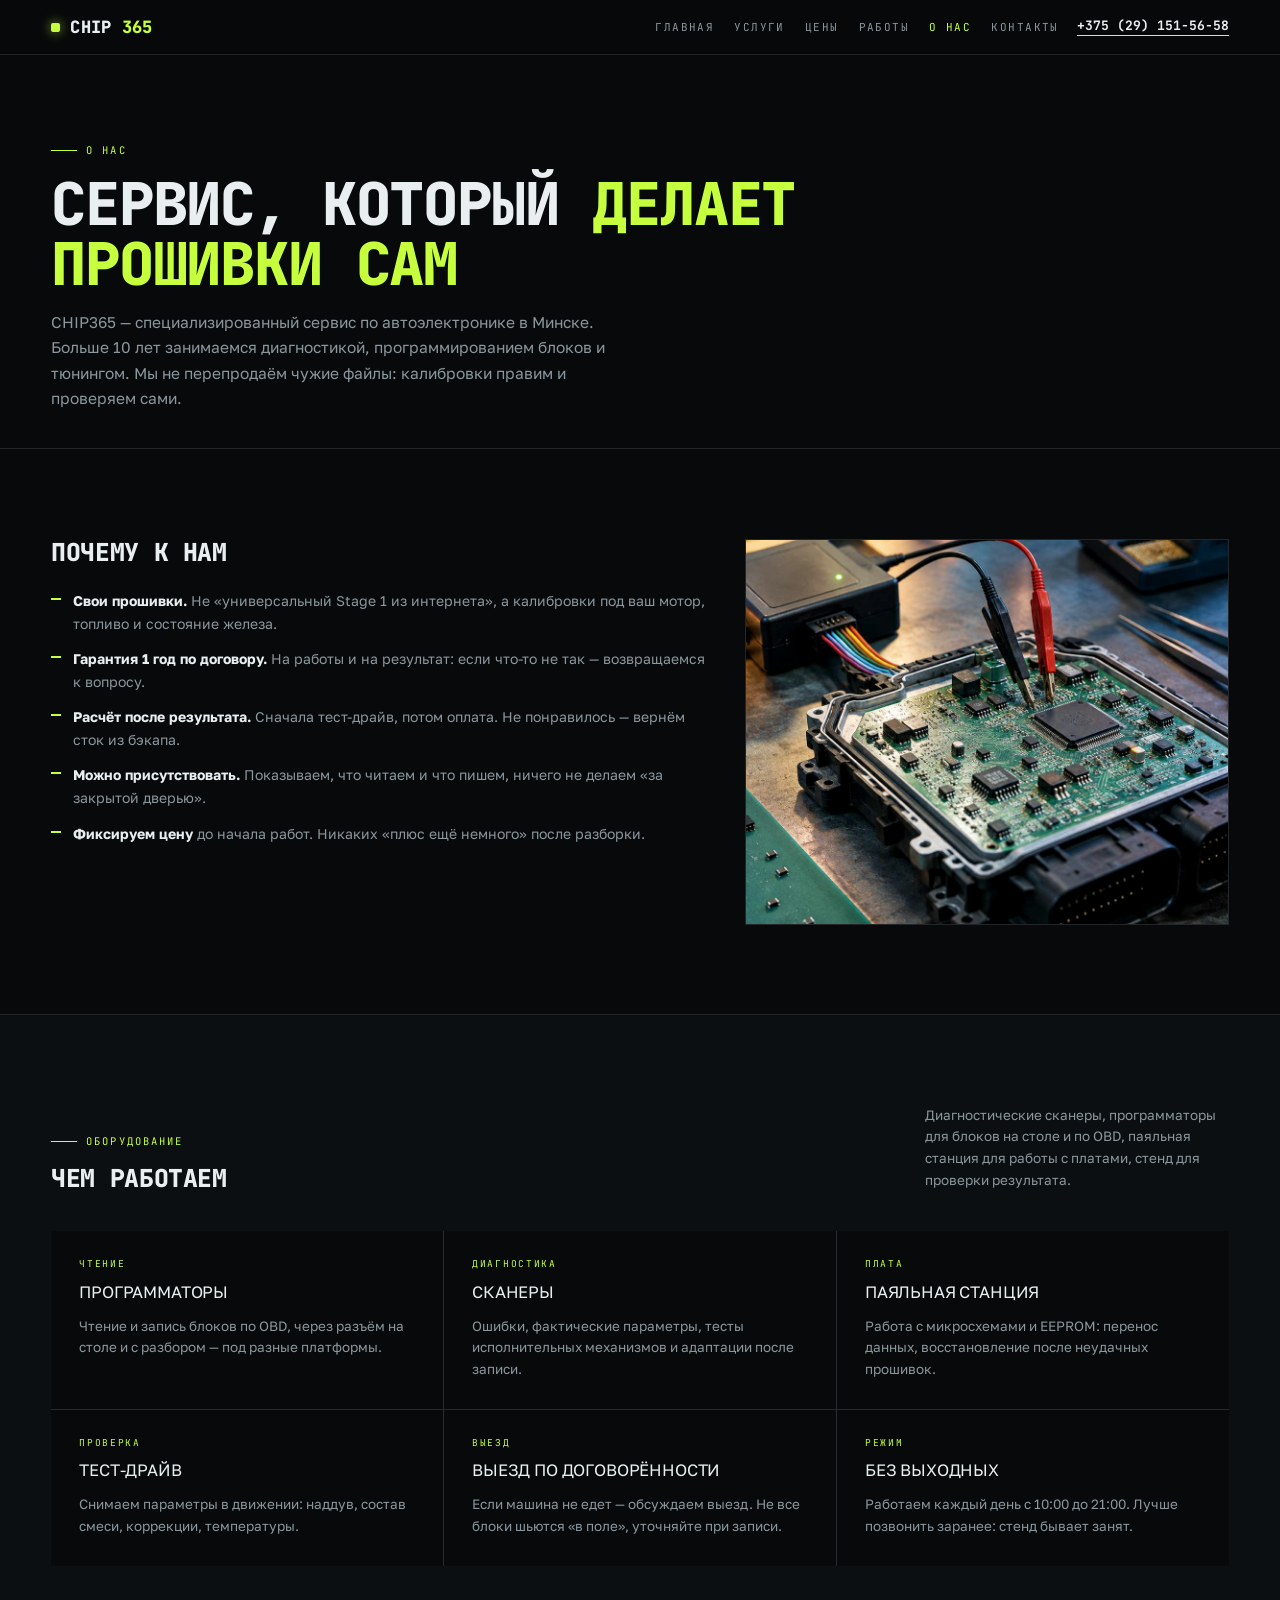
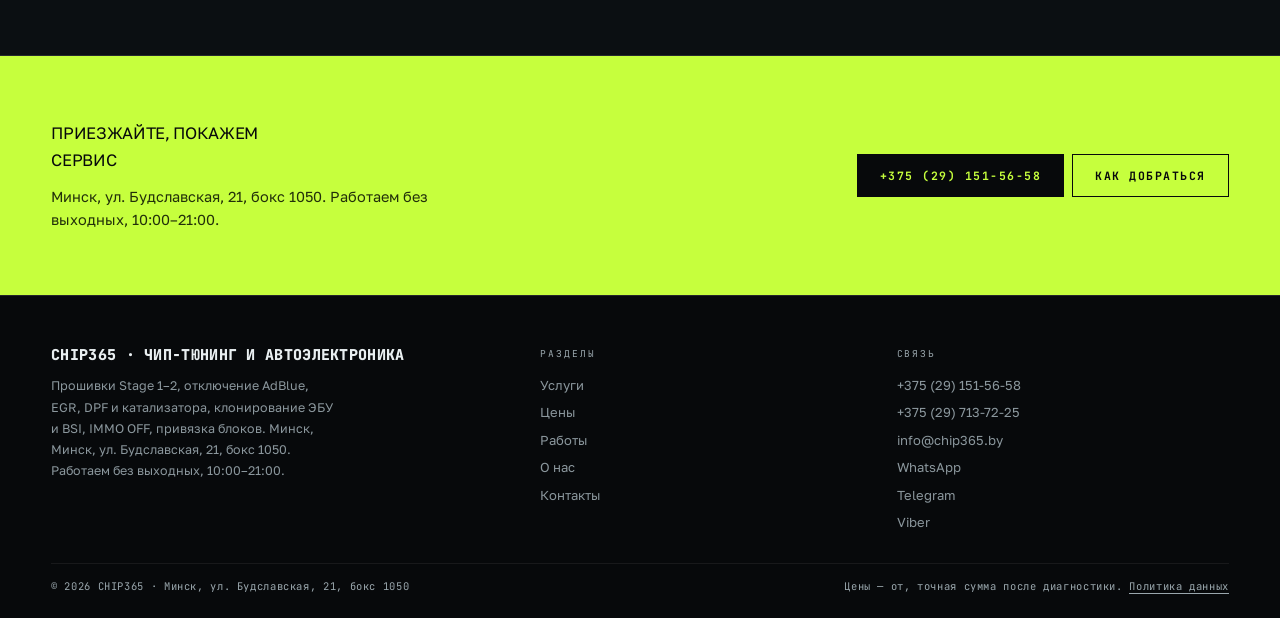
<file: o-nas.html>
<!DOCTYPE html>
<html lang="ru">
<head>
<meta charset="utf-8">
<meta name="viewport" content="width=device-width,initial-scale=1">
<title>О сервисе CHIP365 — автоэлектроника в Минске</title>
<meta name="description" content="Специализированный сервис по автоэлектронике: свои прошивки, гарантия 1 год по договору, расчёт после тест-драйва, фиксированные цены.">
<link rel="icon" href="favicon.svg" type="image/svg+xml">
<link rel="preconnect" href="https://fonts.googleapis.com">
<link rel="preconnect" href="https://fonts.gstatic.com" crossorigin>
<link href="https://fonts.googleapis.com/css2?family=JetBrains+Mono:wght@400;700;800&family=Golos+Text:wght@400;500;700&display=swap" rel="stylesheet">
<style>
body{margin:0;background:#07090B;color:#E9EFF1;font-family:'Golos Text',system-ui,sans-serif}
[hidden]{display:none!important}
.head{position:sticky;top:0;z-index:60;background:rgba(7,9,11,.9);border-bottom:1px solid rgba(233,239,241,.12)}
.head__in{display:flex;align-items:center;gap:16px;padding:13px 20px;max-width:1280px;margin:0 auto}
.brand{display:flex;align-items:center;gap:10px;font-family:'JetBrains Mono',monospace;font-weight:800;font-size:17px;letter-spacing:.02em;text-transform:uppercase;color:#E9EFF1;text-decoration:none}
.brand i{width:9px;height:9px;background:#C6FF3D;border-radius:2px;display:inline-block}
.nav{display:flex;gap:18px;margin-left:auto;font-family:'JetBrains Mono',monospace;font-size:11px;letter-spacing:.13em;text-transform:uppercase;color:#8B979D}
.nav a{color:inherit;text-decoration:none}
.head__tel{font-family:'JetBrains Mono',monospace;font-weight:700;font-size:13px;color:#E9EFF1;text-decoration:none;border-bottom:1px solid #C6FF3D;padding-bottom:3px}
.btn{display:inline-flex;align-items:center;justify-content:center;padding:14px 20px;border:1px solid rgba(233,239,241,.2);color:#E9EFF1;text-decoration:none;font-family:'JetBrains Mono',monospace;font-weight:700;font-size:11.5px;letter-spacing:.13em;text-transform:uppercase}
.btn--ph{background:#C6FF3D;border-color:#C6FF3D;color:#07090B}
.hero{position:relative;min-height:min(90svh,820px);display:flex;flex-direction:column;justify-content:flex-end;overflow:hidden;border-bottom:1px solid rgba(233,239,241,.12)}
.hero__bg{position:absolute;inset:0}
.hero__bg img{width:100%;height:100%;object-fit:cover}
.hero__bg::after{content:'';position:absolute;inset:0;background:linear-gradient(180deg,rgba(7,9,11,.55),rgba(7,9,11,.96))}
.hero__in{position:relative;padding:96px 0 28px;max-width:1280px;margin:0 auto;padding-inline:20px;width:100%}
.h1{font-family:'JetBrains Mono',monospace;font-weight:800;font-size:clamp(1.8rem,4.6vw,4.4rem);line-height:1.03;text-transform:uppercase;max-width:20ch;margin:0}
.h1 em{font-style:normal;color:#C6FF3D}
@media(max-width:900px){.nav{display:none}.head__tel{display:none}}
</style>
<link rel="stylesheet" href="assets/css/style.v2.css">
</head>
<body>
<header class="head"><div class="head__in">
<a class="brand" href="index.html"><i></i>CHIP<span style="color:#C6FF3D">365</span></a>
<nav class="nav" aria-label="Разделы"><a href="index.html">Главная</a><a href="uslugi.html">Услуги</a><a href="ceny.html">Цены</a><a href="raboty.html">Работы</a><a href="o-nas.html" aria-current="page">О нас</a><a href="kontakty.html">Контакты</a></nav>
<a class="head__tel" href="tel:+375291515658">+375 (29) 151-56-58</a>
<button class="burger" id="burger" type="button" aria-expanded="false" aria-controls="drawer" aria-label="Меню"><span></span><span></span><span></span></button>
</div></header>

<section class="phead"><div class="wrap">
<p class="kick">О нас</p>
<h1 class="h1">Сервис, который <em>делает прошивки сам</em></h1>
<p class="lead">CHIP365 — специализированный сервис по автоэлектронике в Минске. Больше 10 лет занимаемся диагностикой, программированием блоков и тюнингом. Мы не перепродаём чужие файлы: калибровки правим и проверяем сами.</p>
</div></section>

<section class="sec"><div class="wrap">
<div class="two">
  <div>
    <h2 class="h2">Почему к нам</h2>
    <ul class="ul">
      <li><b>Свои прошивки.</b> Не «универсальный Stage 1 из интернета», а калибровки под ваш мотор, топливо и состояние железа.</li>
      <li><b>Гарантия 1 год по договору.</b> На работы и на результат: если что-то не так — возвращаемся к вопросу.</li>
      <li><b>Расчёт после результата.</b> Сначала тест-драйв, потом оплата. Не понравилось — вернём сток из бэкапа.</li>
      <li><b>Можно присутствовать.</b> Показываем, что читаем и что пишем, ничего не делаем «за закрытой дверью».</li>
      <li><b>Фиксируем цену</b> до начала работ. Никаких «плюс ещё немного» после разборки.</li>
    </ul>
  </div>
  <figure class="two__fig"><img src="assets/img/ecu.jpg" alt="Блок управления на столе" width="1100" height="800" loading="lazy"></figure>
</div>
</div></section>

<section class="sec sec--alt"><div class="wrap">
<div class="sec__head"><div><p class="kick">Оборудование</p><h2 class="h2">Чем работаем</h2></div>
<p class="sec__note">Диагностические сканеры, программаторы для блоков на столе и по OBD, паяльная станция для работы с платами, стенд для проверки результата.</p></div>
<div class="cards">
  <div class="card"><span class="card__tag">чтение</span><h3>Программаторы</h3><p>Чтение и запись блоков по OBD, через разъём на столе и с разбором — под разные платформы.</p></div>
  <div class="card"><span class="card__tag">диагностика</span><h3>Сканеры</h3><p>Ошибки, фактические параметры, тесты исполнительных механизмов и адаптации после записи.</p></div>
  <div class="card"><span class="card__tag">плата</span><h3>Паяльная станция</h3><p>Работа с микросхемами и EEPROM: перенос данных, восстановление после неудачных прошивок.</p></div>
  <div class="card"><span class="card__tag">проверка</span><h3>Тест-драйв</h3><p>Снимаем параметры в движении: наддув, состав смеси, коррекции, температуры.</p></div>
  <div class="card"><span class="card__tag">выезд</span><h3>Выезд по договорённости</h3><p>Если машина не едет — обсуждаем выезд. Не все блоки шьются «в поле», уточняйте при записи.</p></div>
  <div class="card"><span class="card__tag">режим</span><h3>Без выходных</h3><p>Работаем каждый день с 10:00 до 21:00. Лучше позвонить заранее: стенд бывает занят.</p></div>
</div>
</div></section>

<section class="cta"><div class="wrap cta__in"><div><h2>Приезжайте, покажем сервис</h2><p>Минск, ул. Будславская, 21, бокс 1050. Работаем без выходных, 10:00–21:00.</p></div>
<div class="cta__actions"><a class="btn btn--dark" href="tel:+375291515658">+375 (29) 151-56-58</a><a class="btn" href="kontakty.html">Как добраться</a></div></div></section>
<footer class="foot"><div class="wrap">
<div class="foot__grid">
<div><p class="foot__name">CHIP365 · чип-тюнинг и автоэлектроника</p>
<p class="foot__small">Прошивки Stage 1–2, отключение AdBlue, EGR, DPF и катализатора, клонирование ЭБУ и BSI, IMMO OFF, привязка блоков. Минск, Минск, ул. Будславская, 21, бокс 1050. Работаем без выходных, 10:00–21:00.</p></div>
<div class="foot__col"><h4>Разделы</h4><a href="uslugi.html">Услуги</a><a href="ceny.html">Цены</a><a href="raboty.html">Работы</a><a href="o-nas.html">О нас</a><a href="kontakty.html">Контакты</a></div>
<div class="foot__col"><h4>Связь</h4><a href="tel:+375291515658">+375 (29) 151-56-58</a><a href="tel:+375297137225">+375 (29) 713-72-25</a><a href="mailto:info@chip365.by">info@chip365.by</a><a href="https://wa.me/375291515658" target="_blank" rel="noopener">WhatsApp</a><a href="https://t.me/+375291515658" target="_blank" rel="noopener">Telegram</a><a href="viber://chat?number=%2B375291515658">Viber</a></div>
</div>
<div class="foot__bottom"><span>© 2026 CHIP365 · Минск, ул. Будславская, 21, бокс 1050</span><span>Цены — от, точная сумма после диагностики. <a href="politika.html" style="color:inherit;border-bottom:1px solid currentColor">Политика данных</a></span></div>
</div></footer>
<div class="drawer" id="drawer" hidden><div class="drawer__in">
<button class="drawer__close" type="button" id="drawer-close" aria-label="Закрыть меню">×</button>
<nav aria-label="Мобильное меню"><a href="index.html">Главная</a><a href="uslugi.html">Услуги</a><a href="ceny.html">Цены</a><a href="raboty.html">Работы</a><a href="o-nas.html">О нас</a><a href="kontakty.html">Контакты</a></nav>
<div class="drawer__meta"><a href="tel:+375291515658" style="color:inherit">+375 (29) 151-56-58</a><br><a href="tel:+375297137225" style="color:inherit">+375 (29) 713-72-25</a><br>Минск, ул. Будславская, 21, бокс 1050<br>10:00–21:00, без выходных</div>
</div></div>
<nav class="mobbar" aria-label="Быстрая связь">
<a class="mobbar__call" href="tel:+375291515658">Позвонить</a>
<a href="https://wa.me/375291515658" target="_blank" rel="noopener">WhatsApp</a>
<a href="viber://chat?number=%2B375291515658">Viber</a>
<a href="https://t.me/+375291515658" target="_blank" rel="noopener">Telegram</a>
</nav>
<script src="assets/js/main.v2.js"></script>
</body></html>
</file>
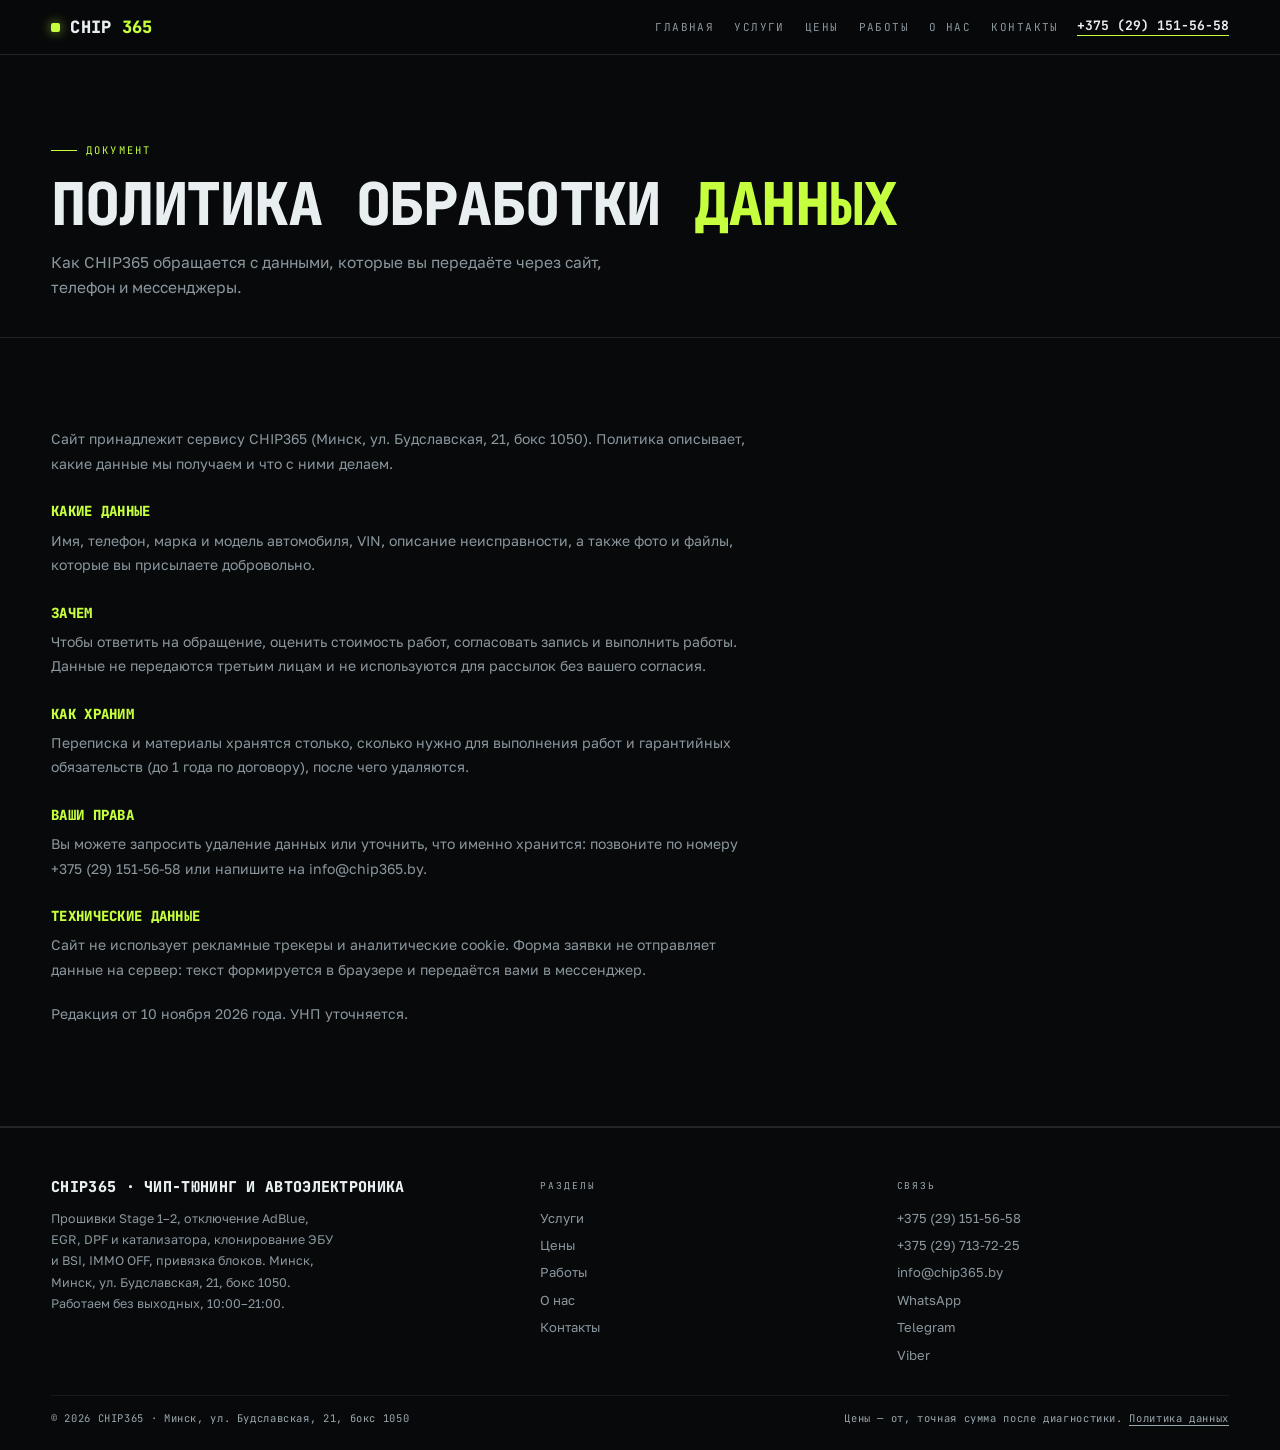
<file: politika.html>
<!DOCTYPE html>
<html lang="ru">
<head>
<meta charset="utf-8">
<meta name="viewport" content="width=device-width,initial-scale=1">
<title>Политика обработки данных | CHIP365</title>
<meta name="description" content="Как CHIP365 обрабатывает персональные данные, переданные через сайт и мессенджеры.">
<link rel="icon" href="favicon.svg" type="image/svg+xml">
<link rel="preconnect" href="https://fonts.googleapis.com">
<link rel="preconnect" href="https://fonts.gstatic.com" crossorigin>
<link href="https://fonts.googleapis.com/css2?family=JetBrains+Mono:wght@400;700;800&family=Golos+Text:wght@400;500;700&display=swap" rel="stylesheet">
<style>
body{margin:0;background:#07090B;color:#E9EFF1;font-family:'Golos Text',system-ui,sans-serif}
[hidden]{display:none!important}
.head{position:sticky;top:0;z-index:60;background:rgba(7,9,11,.9);border-bottom:1px solid rgba(233,239,241,.12)}
.head__in{display:flex;align-items:center;gap:16px;padding:13px 20px;max-width:1280px;margin:0 auto}
.brand{display:flex;align-items:center;gap:10px;font-family:'JetBrains Mono',monospace;font-weight:800;font-size:17px;letter-spacing:.02em;text-transform:uppercase;color:#E9EFF1;text-decoration:none}
.brand i{width:9px;height:9px;background:#C6FF3D;border-radius:2px;display:inline-block}
.nav{display:flex;gap:18px;margin-left:auto;font-family:'JetBrains Mono',monospace;font-size:11px;letter-spacing:.13em;text-transform:uppercase;color:#8B979D}
.nav a{color:inherit;text-decoration:none}
.head__tel{font-family:'JetBrains Mono',monospace;font-weight:700;font-size:13px;color:#E9EFF1;text-decoration:none;border-bottom:1px solid #C6FF3D;padding-bottom:3px}
.btn{display:inline-flex;align-items:center;justify-content:center;padding:14px 20px;border:1px solid rgba(233,239,241,.2);color:#E9EFF1;text-decoration:none;font-family:'JetBrains Mono',monospace;font-weight:700;font-size:11.5px;letter-spacing:.13em;text-transform:uppercase}
.btn--ph{background:#C6FF3D;border-color:#C6FF3D;color:#07090B}
.hero{position:relative;min-height:min(90svh,820px);display:flex;flex-direction:column;justify-content:flex-end;overflow:hidden;border-bottom:1px solid rgba(233,239,241,.12)}
.hero__bg{position:absolute;inset:0}
.hero__bg img{width:100%;height:100%;object-fit:cover}
.hero__bg::after{content:'';position:absolute;inset:0;background:linear-gradient(180deg,rgba(7,9,11,.55),rgba(7,9,11,.96))}
.hero__in{position:relative;padding:96px 0 28px;max-width:1280px;margin:0 auto;padding-inline:20px;width:100%}
.h1{font-family:'JetBrains Mono',monospace;font-weight:800;font-size:clamp(1.8rem,4.6vw,4.4rem);line-height:1.03;text-transform:uppercase;max-width:20ch;margin:0}
.h1 em{font-style:normal;color:#C6FF3D}
@media(max-width:900px){.nav{display:none}.head__tel{display:none}}
</style>
<link rel="stylesheet" href="assets/css/style.v2.css">
</head>
<body>
<header class="head"><div class="head__in">
<a class="brand" href="index.html"><i></i>CHIP<span style="color:#C6FF3D">365</span></a>
<nav class="nav" aria-label="Разделы"><a href="index.html">Главная</a><a href="uslugi.html">Услуги</a><a href="ceny.html">Цены</a><a href="raboty.html">Работы</a><a href="o-nas.html">О нас</a><a href="kontakty.html">Контакты</a></nav>
<a class="head__tel" href="tel:+375291515658">+375 (29) 151-56-58</a>
<button class="burger" id="burger" type="button" aria-expanded="false" aria-controls="drawer" aria-label="Меню"><span></span><span></span><span></span></button>
</div></header>

<section class="phead"><div class="wrap">
<p class="kick">Документ</p>
<h1 class="h1">Политика обработки <em>данных</em></h1>
<p class="lead">Как CHIP365 обращается с данными, которые вы передаёте через сайт, телефон и мессенджеры.</p>
</div></section>

<section class="sec"><div class="wrap"><div class="txt">
<p>Сайт принадлежит сервису CHIP365 (Минск, ул. Будславская, 21, бокс 1050). Политика описывает, какие данные мы получаем и что с ними делаем.</p>
<h2>Какие данные</h2>
<p>Имя, телефон, марка и модель автомобиля, VIN, описание неисправности, а также фото и файлы, которые вы присылаете добровольно.</p>
<h2>Зачем</h2>
<p>Чтобы ответить на обращение, оценить стоимость работ, согласовать запись и выполнить работы. Данные не передаются третьим лицам и не используются для рассылок без вашего согласия.</p>
<h2>Как храним</h2>
<p>Переписка и материалы хранятся столько, сколько нужно для выполнения работ и гарантийных обязательств (до 1 года по договору), после чего удаляются.</p>
<h2>Ваши права</h2>
<p>Вы можете запросить удаление данных или уточнить, что именно хранится: позвоните по номеру +375 (29) 151-56-58 или напишите на info@chip365.by.</p>
<h2>Технические данные</h2>
<p>Сайт не использует рекламные трекеры и аналитические cookie. Форма заявки не отправляет данные на сервер: текст формируется в браузере и передаётся вами в мессенджер.</p>
<p class="form__note" style="margin-top:20px">Редакция от 10 ноября 2026 года. УНП уточняется.</p>
</div></div></section><footer class="foot"><div class="wrap">
<div class="foot__grid">
<div><p class="foot__name">CHIP365 · чип-тюнинг и автоэлектроника</p>
<p class="foot__small">Прошивки Stage 1–2, отключение AdBlue, EGR, DPF и катализатора, клонирование ЭБУ и BSI, IMMO OFF, привязка блоков. Минск, Минск, ул. Будславская, 21, бокс 1050. Работаем без выходных, 10:00–21:00.</p></div>
<div class="foot__col"><h4>Разделы</h4><a href="uslugi.html">Услуги</a><a href="ceny.html">Цены</a><a href="raboty.html">Работы</a><a href="o-nas.html">О нас</a><a href="kontakty.html">Контакты</a></div>
<div class="foot__col"><h4>Связь</h4><a href="tel:+375291515658">+375 (29) 151-56-58</a><a href="tel:+375297137225">+375 (29) 713-72-25</a><a href="mailto:info@chip365.by">info@chip365.by</a><a href="https://wa.me/375291515658" target="_blank" rel="noopener">WhatsApp</a><a href="https://t.me/+375291515658" target="_blank" rel="noopener">Telegram</a><a href="viber://chat?number=%2B375291515658">Viber</a></div>
</div>
<div class="foot__bottom"><span>© 2026 CHIP365 · Минск, ул. Будславская, 21, бокс 1050</span><span>Цены — от, точная сумма после диагностики. <a href="politika.html" style="color:inherit;border-bottom:1px solid currentColor">Политика данных</a></span></div>
</div></footer>
<div class="drawer" id="drawer" hidden><div class="drawer__in">
<button class="drawer__close" type="button" id="drawer-close" aria-label="Закрыть меню">×</button>
<nav aria-label="Мобильное меню"><a href="index.html">Главная</a><a href="uslugi.html">Услуги</a><a href="ceny.html">Цены</a><a href="raboty.html">Работы</a><a href="o-nas.html">О нас</a><a href="kontakty.html">Контакты</a></nav>
<div class="drawer__meta"><a href="tel:+375291515658" style="color:inherit">+375 (29) 151-56-58</a><br><a href="tel:+375297137225" style="color:inherit">+375 (29) 713-72-25</a><br>Минск, ул. Будславская, 21, бокс 1050<br>10:00–21:00, без выходных</div>
</div></div>
<nav class="mobbar" aria-label="Быстрая связь">
<a class="mobbar__call" href="tel:+375291515658">Позвонить</a>
<a href="https://wa.me/375291515658" target="_blank" rel="noopener">WhatsApp</a>
<a href="viber://chat?number=%2B375291515658">Viber</a>
<a href="https://t.me/+375291515658" target="_blank" rel="noopener">Telegram</a>
</nav>
<script src="assets/js/main.v2.js"></script>
</body></html>
</file>
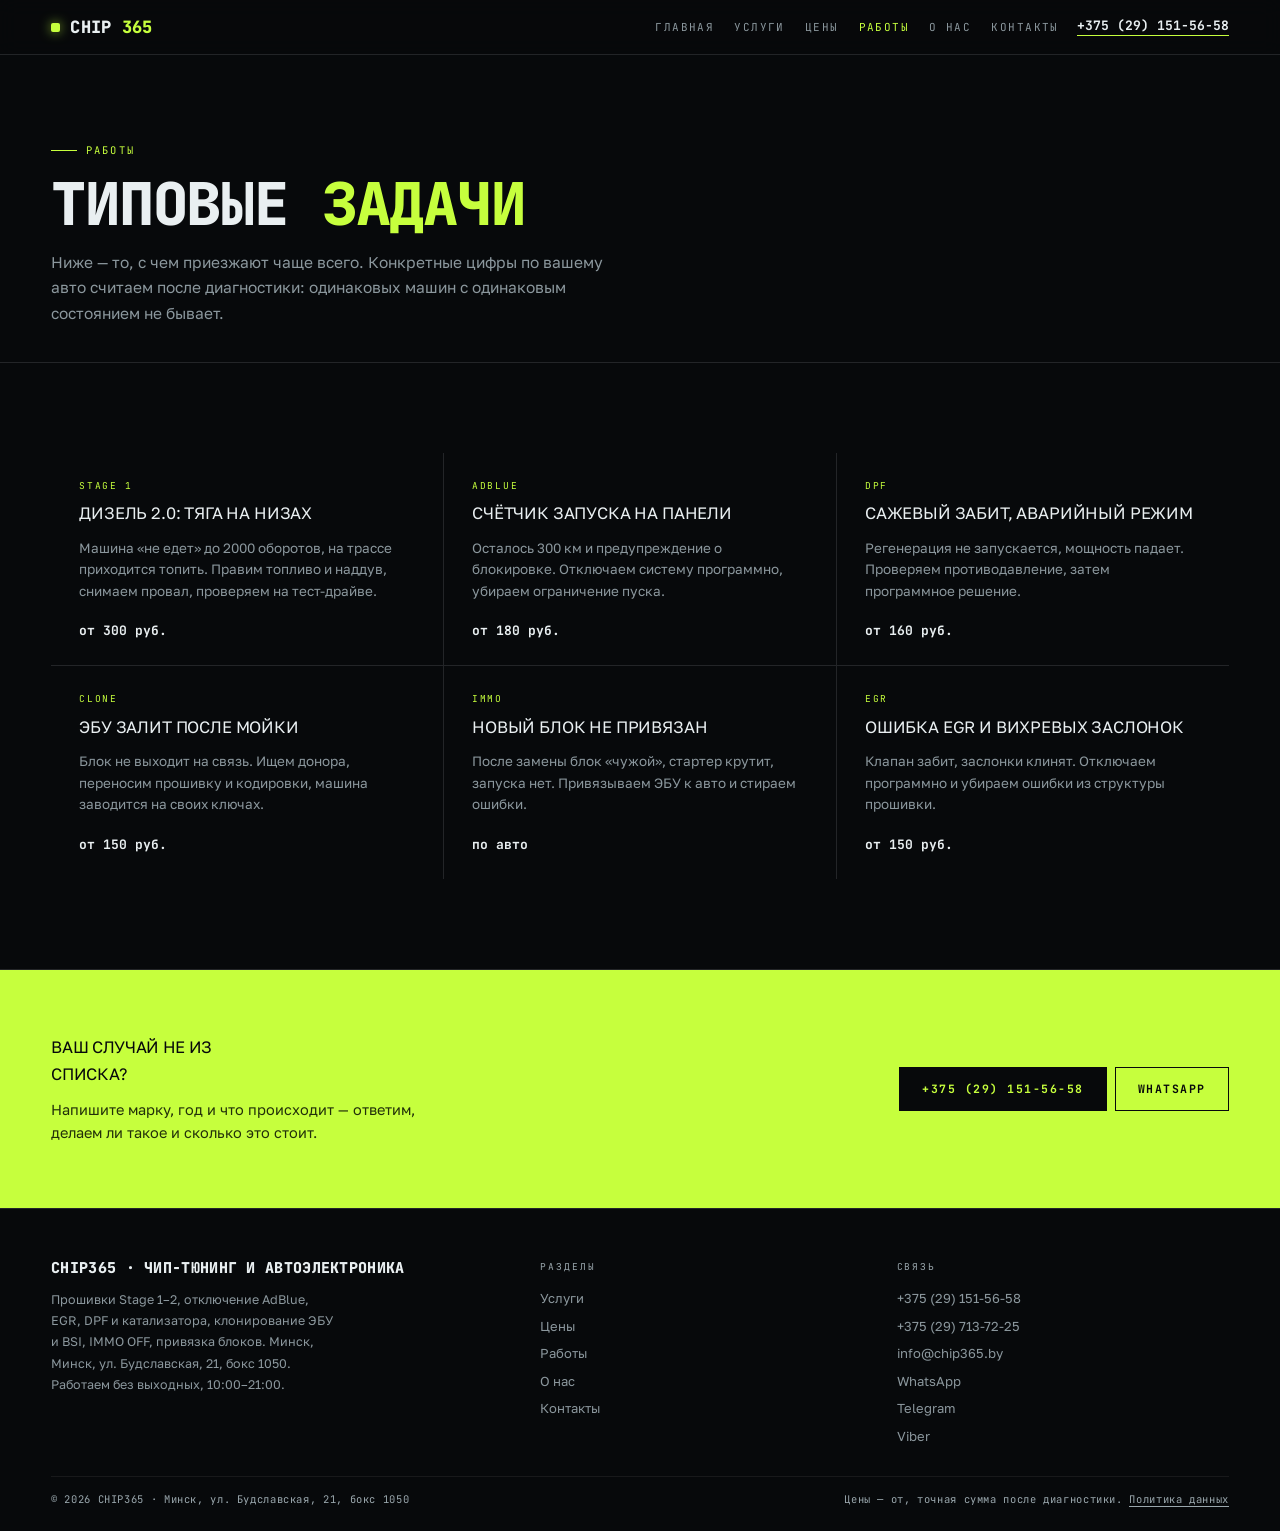
<file: raboty.html>
<!DOCTYPE html>
<html lang="ru">
<head>
<meta charset="utf-8">
<meta name="viewport" content="width=device-width,initial-scale=1">
<title>Типовые работы | CHIP365</title>
<meta name="description" content="Stage 1 на дизеле, AdBlue и счётчик запуска, забитый сажевый, клонирование ЭБУ после залива, привязка нового блока, ошибки EGR.">
<link rel="icon" href="favicon.svg" type="image/svg+xml">
<link rel="preconnect" href="https://fonts.googleapis.com">
<link rel="preconnect" href="https://fonts.gstatic.com" crossorigin>
<link href="https://fonts.googleapis.com/css2?family=JetBrains+Mono:wght@400;700;800&family=Golos+Text:wght@400;500;700&display=swap" rel="stylesheet">
<style>
body{margin:0;background:#07090B;color:#E9EFF1;font-family:'Golos Text',system-ui,sans-serif}
[hidden]{display:none!important}
.head{position:sticky;top:0;z-index:60;background:rgba(7,9,11,.9);border-bottom:1px solid rgba(233,239,241,.12)}
.head__in{display:flex;align-items:center;gap:16px;padding:13px 20px;max-width:1280px;margin:0 auto}
.brand{display:flex;align-items:center;gap:10px;font-family:'JetBrains Mono',monospace;font-weight:800;font-size:17px;letter-spacing:.02em;text-transform:uppercase;color:#E9EFF1;text-decoration:none}
.brand i{width:9px;height:9px;background:#C6FF3D;border-radius:2px;display:inline-block}
.nav{display:flex;gap:18px;margin-left:auto;font-family:'JetBrains Mono',monospace;font-size:11px;letter-spacing:.13em;text-transform:uppercase;color:#8B979D}
.nav a{color:inherit;text-decoration:none}
.head__tel{font-family:'JetBrains Mono',monospace;font-weight:700;font-size:13px;color:#E9EFF1;text-decoration:none;border-bottom:1px solid #C6FF3D;padding-bottom:3px}
.btn{display:inline-flex;align-items:center;justify-content:center;padding:14px 20px;border:1px solid rgba(233,239,241,.2);color:#E9EFF1;text-decoration:none;font-family:'JetBrains Mono',monospace;font-weight:700;font-size:11.5px;letter-spacing:.13em;text-transform:uppercase}
.btn--ph{background:#C6FF3D;border-color:#C6FF3D;color:#07090B}
.hero{position:relative;min-height:min(90svh,820px);display:flex;flex-direction:column;justify-content:flex-end;overflow:hidden;border-bottom:1px solid rgba(233,239,241,.12)}
.hero__bg{position:absolute;inset:0}
.hero__bg img{width:100%;height:100%;object-fit:cover}
.hero__bg::after{content:'';position:absolute;inset:0;background:linear-gradient(180deg,rgba(7,9,11,.55),rgba(7,9,11,.96))}
.hero__in{position:relative;padding:96px 0 28px;max-width:1280px;margin:0 auto;padding-inline:20px;width:100%}
.h1{font-family:'JetBrains Mono',monospace;font-weight:800;font-size:clamp(1.8rem,4.6vw,4.4rem);line-height:1.03;text-transform:uppercase;max-width:20ch;margin:0}
.h1 em{font-style:normal;color:#C6FF3D}
@media(max-width:900px){.nav{display:none}.head__tel{display:none}}
</style>
<link rel="stylesheet" href="assets/css/style.v2.css">
</head>
<body>
<header class="head"><div class="head__in">
<a class="brand" href="index.html"><i></i>CHIP<span style="color:#C6FF3D">365</span></a>
<nav class="nav" aria-label="Разделы"><a href="index.html">Главная</a><a href="uslugi.html">Услуги</a><a href="ceny.html">Цены</a><a href="raboty.html" aria-current="page">Работы</a><a href="o-nas.html">О нас</a><a href="kontakty.html">Контакты</a></nav>
<a class="head__tel" href="tel:+375291515658">+375 (29) 151-56-58</a>
<button class="burger" id="burger" type="button" aria-expanded="false" aria-controls="drawer" aria-label="Меню"><span></span><span></span><span></span></button>
</div></header>

<section class="phead"><div class="wrap">
<p class="kick">Работы</p>
<h1 class="h1">Типовые <em>задачи</em></h1>
<p class="lead">Ниже — то, с чем приезжают чаще всего. Конкретные цифры по вашему авто считаем после диагностики: одинаковых машин с одинаковым состоянием не бывает.</p>
</div></section>

<section class="sec"><div class="wrap"><div class="cards">
  <div class="card"><span class="card__tag">stage 1</span><h3>Дизель 2.0: тяга на низах</h3><p>Машина «не едет» до 2000 оборотов, на трассе приходится топить. Правим топливо и наддув, снимаем провал, проверяем на тест-драйве.</p><span class="card__price">от 300 руб.</span></div>
  <div class="card"><span class="card__tag">adblue</span><h3>Счётчик запуска на панели</h3><p>Осталось 300 км и предупреждение о блокировке. Отключаем систему программно, убираем ограничение пуска.</p><span class="card__price">от 180 руб.</span></div>
  <div class="card"><span class="card__tag">dpf</span><h3>Сажевый забит, аварийный режим</h3><p>Регенерация не запускается, мощность падает. Проверяем противодавление, затем программное решение.</p><span class="card__price">от 160 руб.</span></div>
  <div class="card"><span class="card__tag">clone</span><h3>ЭБУ залит после мойки</h3><p>Блок не выходит на связь. Ищем донора, переносим прошивку и кодировки, машина заводится на своих ключах.</p><span class="card__price">от 150 руб.</span></div>
  <div class="card"><span class="card__tag">immo</span><h3>Новый блок не привязан</h3><p>После замены блок «чужой», стартер крутит, запуска нет. Привязываем ЭБУ к авто и стираем ошибки.</p><span class="card__price">по авто</span></div>
  <div class="card"><span class="card__tag">egr</span><h3>Ошибка EGR и вихревых заслонок</h3><p>Клапан забит, заслонки клинят. Отключаем программно и убираем ошибки из структуры прошивки.</p><span class="card__price">от 150 руб.</span></div>
</div></div></section>
<section class="cta"><div class="wrap cta__in"><div><h2>Ваш случай не из списка?</h2><p>Напишите марку, год и что происходит — ответим, делаем ли такое и сколько это стоит.</p></div>
<div class="cta__actions"><a class="btn btn--dark" href="tel:+375291515658">+375 (29) 151-56-58</a><a class="btn" href="https://wa.me/375291515658" target="_blank" rel="noopener">WhatsApp</a></div></div></section><footer class="foot"><div class="wrap">
<div class="foot__grid">
<div><p class="foot__name">CHIP365 · чип-тюнинг и автоэлектроника</p>
<p class="foot__small">Прошивки Stage 1–2, отключение AdBlue, EGR, DPF и катализатора, клонирование ЭБУ и BSI, IMMO OFF, привязка блоков. Минск, Минск, ул. Будславская, 21, бокс 1050. Работаем без выходных, 10:00–21:00.</p></div>
<div class="foot__col"><h4>Разделы</h4><a href="uslugi.html">Услуги</a><a href="ceny.html">Цены</a><a href="raboty.html">Работы</a><a href="o-nas.html">О нас</a><a href="kontakty.html">Контакты</a></div>
<div class="foot__col"><h4>Связь</h4><a href="tel:+375291515658">+375 (29) 151-56-58</a><a href="tel:+375297137225">+375 (29) 713-72-25</a><a href="mailto:info@chip365.by">info@chip365.by</a><a href="https://wa.me/375291515658" target="_blank" rel="noopener">WhatsApp</a><a href="https://t.me/+375291515658" target="_blank" rel="noopener">Telegram</a><a href="viber://chat?number=%2B375291515658">Viber</a></div>
</div>
<div class="foot__bottom"><span>© 2026 CHIP365 · Минск, ул. Будславская, 21, бокс 1050</span><span>Цены — от, точная сумма после диагностики. <a href="politika.html" style="color:inherit;border-bottom:1px solid currentColor">Политика данных</a></span></div>
</div></footer>
<div class="drawer" id="drawer" hidden><div class="drawer__in">
<button class="drawer__close" type="button" id="drawer-close" aria-label="Закрыть меню">×</button>
<nav aria-label="Мобильное меню"><a href="index.html">Главная</a><a href="uslugi.html">Услуги</a><a href="ceny.html">Цены</a><a href="raboty.html">Работы</a><a href="o-nas.html">О нас</a><a href="kontakty.html">Контакты</a></nav>
<div class="drawer__meta"><a href="tel:+375291515658" style="color:inherit">+375 (29) 151-56-58</a><br><a href="tel:+375297137225" style="color:inherit">+375 (29) 713-72-25</a><br>Минск, ул. Будславская, 21, бокс 1050<br>10:00–21:00, без выходных</div>
</div></div>
<nav class="mobbar" aria-label="Быстрая связь">
<a class="mobbar__call" href="tel:+375291515658">Позвонить</a>
<a href="https://wa.me/375291515658" target="_blank" rel="noopener">WhatsApp</a>
<a href="viber://chat?number=%2B375291515658">Viber</a>
<a href="https://t.me/+375291515658" target="_blank" rel="noopener">Telegram</a>
</nav>
<script src="assets/js/main.v2.js"></script>
</body></html>
</file>
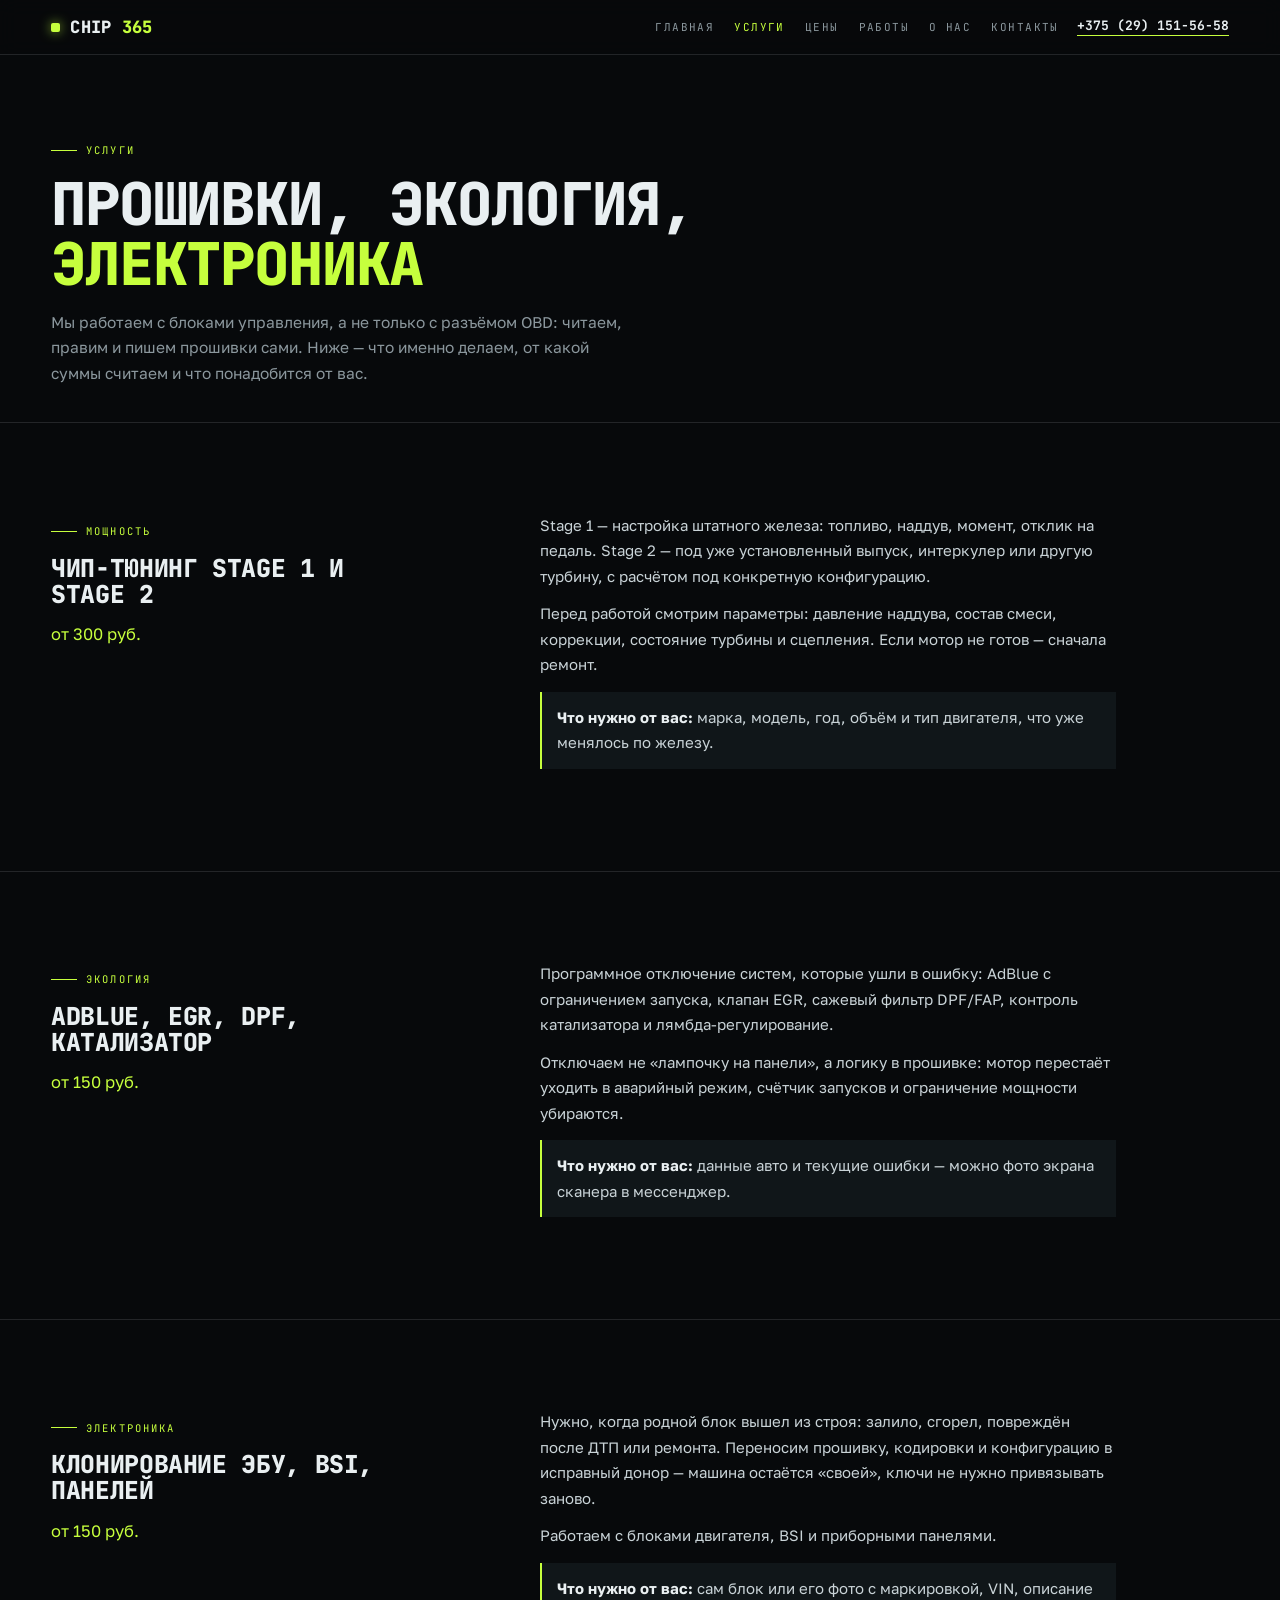
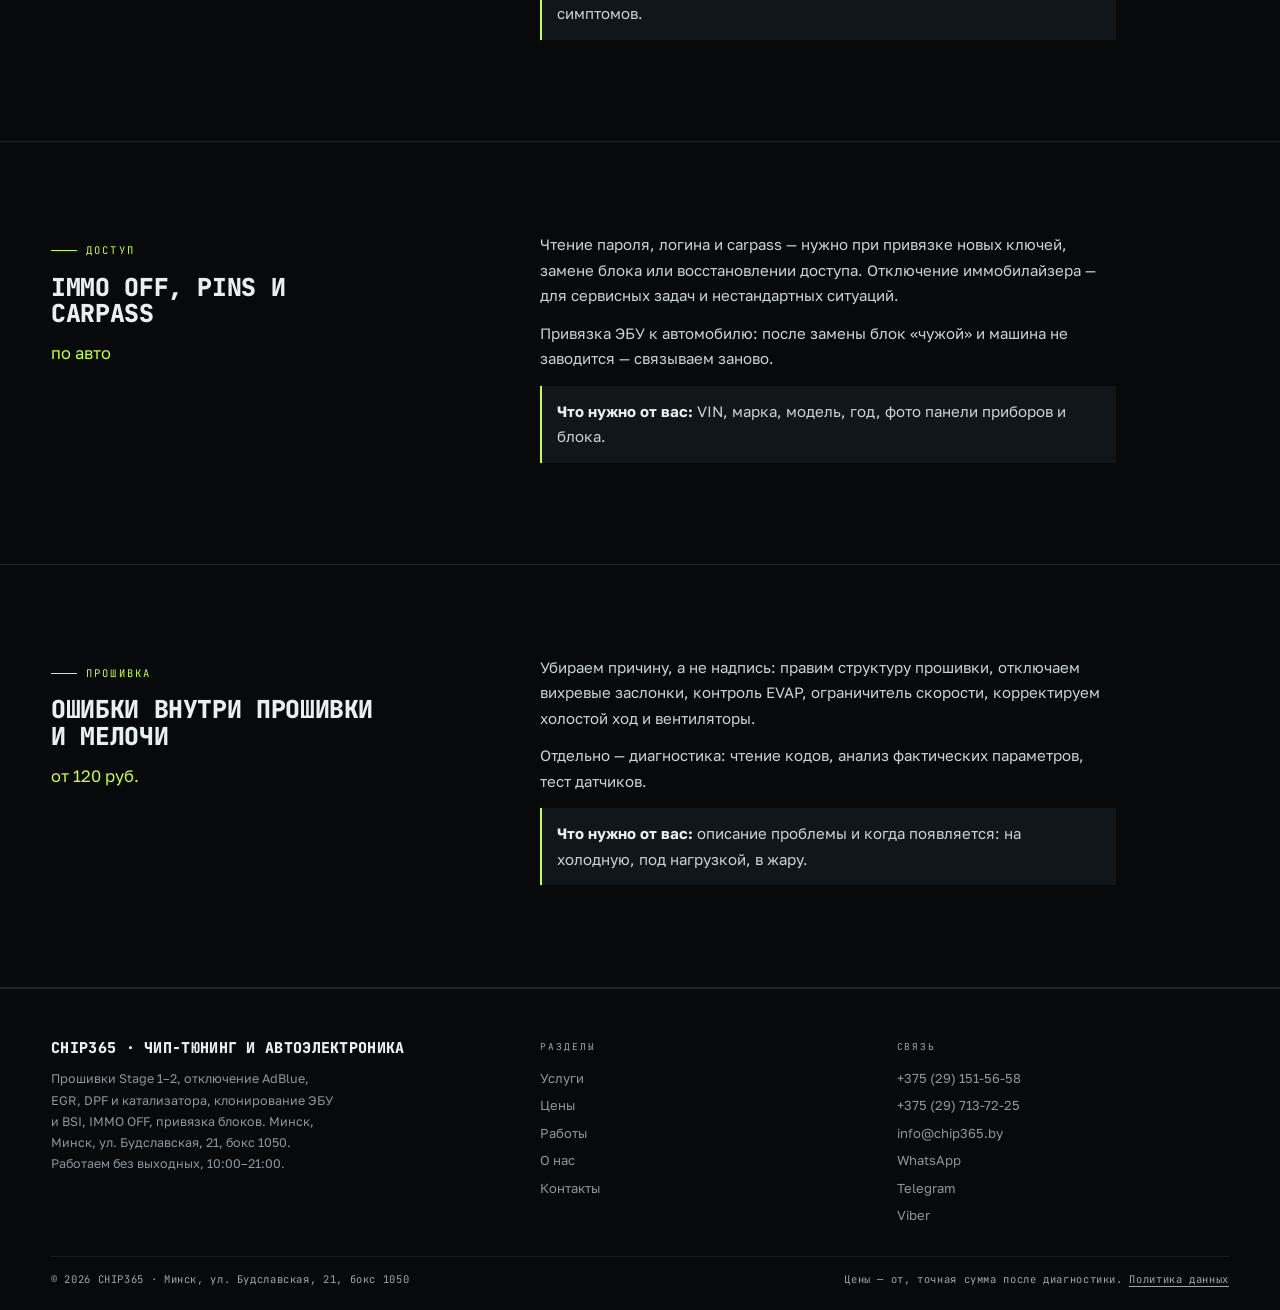
<file: uslugi.html>
<!DOCTYPE html>
<html lang="ru">
<head>
<meta charset="utf-8">
<meta name="viewport" content="width=device-width,initial-scale=1">
<title>Услуги — чип-тюнинг, экология, клонирование ЭБУ | CHIP365</title>
<meta name="description" content="Прошивки Stage 1 и Stage 2, AdBlue OFF, EGR OFF, DPF, катализатор, клонирование ЭБУ и BSI, IMMO OFF, привязка блоков, правка ошибок в прошивке. Цены от.">
<link rel="icon" href="favicon.svg" type="image/svg+xml">
<link rel="preconnect" href="https://fonts.googleapis.com">
<link rel="preconnect" href="https://fonts.gstatic.com" crossorigin>
<link href="https://fonts.googleapis.com/css2?family=JetBrains+Mono:wght@400;700;800&family=Golos+Text:wght@400;500;700&display=swap" rel="stylesheet">
<style>
body{margin:0;background:#07090B;color:#E9EFF1;font-family:'Golos Text',system-ui,sans-serif}
[hidden]{display:none!important}
.head{position:sticky;top:0;z-index:60;background:rgba(7,9,11,.9);border-bottom:1px solid rgba(233,239,241,.12)}
.head__in{display:flex;align-items:center;gap:16px;padding:13px 20px;max-width:1280px;margin:0 auto}
.brand{display:flex;align-items:center;gap:10px;font-family:'JetBrains Mono',monospace;font-weight:800;font-size:17px;letter-spacing:.02em;text-transform:uppercase;color:#E9EFF1;text-decoration:none}
.brand i{width:9px;height:9px;background:#C6FF3D;border-radius:2px;display:inline-block}
.nav{display:flex;gap:18px;margin-left:auto;font-family:'JetBrains Mono',monospace;font-size:11px;letter-spacing:.13em;text-transform:uppercase;color:#8B979D}
.nav a{color:inherit;text-decoration:none}
.head__tel{font-family:'JetBrains Mono',monospace;font-weight:700;font-size:13px;color:#E9EFF1;text-decoration:none;border-bottom:1px solid #C6FF3D;padding-bottom:3px}
.btn{display:inline-flex;align-items:center;justify-content:center;padding:14px 20px;border:1px solid rgba(233,239,241,.2);color:#E9EFF1;text-decoration:none;font-family:'JetBrains Mono',monospace;font-weight:700;font-size:11.5px;letter-spacing:.13em;text-transform:uppercase}
.btn--ph{background:#C6FF3D;border-color:#C6FF3D;color:#07090B}
.hero{position:relative;min-height:min(90svh,820px);display:flex;flex-direction:column;justify-content:flex-end;overflow:hidden;border-bottom:1px solid rgba(233,239,241,.12)}
.hero__bg{position:absolute;inset:0}
.hero__bg img{width:100%;height:100%;object-fit:cover}
.hero__bg::after{content:'';position:absolute;inset:0;background:linear-gradient(180deg,rgba(7,9,11,.55),rgba(7,9,11,.96))}
.hero__in{position:relative;padding:96px 0 28px;max-width:1280px;margin:0 auto;padding-inline:20px;width:100%}
.h1{font-family:'JetBrains Mono',monospace;font-weight:800;font-size:clamp(1.8rem,4.6vw,4.4rem);line-height:1.03;text-transform:uppercase;max-width:20ch;margin:0}
.h1 em{font-style:normal;color:#C6FF3D}
@media(max-width:900px){.nav{display:none}.head__tel{display:none}}
</style>
<link rel="stylesheet" href="assets/css/style.v2.css">
</head>
<body>
<header class="head"><div class="head__in">
<a class="brand" href="index.html"><i></i>CHIP<span style="color:#C6FF3D">365</span></a>
<nav class="nav" aria-label="Разделы"><a href="index.html">Главная</a><a href="uslugi.html" aria-current="page">Услуги</a><a href="ceny.html">Цены</a><a href="raboty.html">Работы</a><a href="o-nas.html">О нас</a><a href="kontakty.html">Контакты</a></nav>
<a class="head__tel" href="tel:+375291515658">+375 (29) 151-56-58</a>
<button class="burger" id="burger" type="button" aria-expanded="false" aria-controls="drawer" aria-label="Меню"><span></span><span></span><span></span></button>
</div></header>

<section class="phead"><div class="wrap">
<p class="kick">Услуги</p>
<h1 class="h1">Прошивки, экология, <em>электроника</em></h1>
<p class="lead">Мы работаем с блоками управления, а не только с разъёмом OBD: читаем, правим и пишем прошивки сами. Ниже — что именно делаем, от какой суммы считаем и что понадобится от вас.</p>
</div></section>

<section class="sec" id="stage">
  <div class="wrap">
    <div class="svc2">
      <div class="svc2__side"><p class="kick">мощность</p><h2 class="h2">Чип-тюнинг Stage 1 и Stage 2</h2>
        <p class="svc2__price">от 300 руб.</p></div>
      <div class="svc2__body"><p>Stage 1 — настройка штатного железа: топливо, наддув, момент, отклик на педаль. Stage 2 — под уже установленный выпуск, интеркулер или другую турбину, с расчётом под конкретную конфигурацию.</p><p>Перед работой смотрим параметры: давление наддува, состав смеси, коррекции, состояние турбины и сцепления. Если мотор не готов — сначала ремонт.</p>
        <p class="svc2__need"><b>Что нужно от вас:</b> марка, модель, год, объём и тип двигателя, что уже менялось по железу.</p>
      </div>
    </div>
  </div>
</section>

<section class="sec" id="eco">
  <div class="wrap">
    <div class="svc2">
      <div class="svc2__side"><p class="kick">экология</p><h2 class="h2">AdBlue, EGR, DPF, катализатор</h2>
        <p class="svc2__price">от 150 руб.</p></div>
      <div class="svc2__body"><p>Программное отключение систем, которые ушли в ошибку: AdBlue с ограничением запуска, клапан EGR, сажевый фильтр DPF/FAP, контроль катализатора и лямбда-регулирование.</p><p>Отключаем не «лампочку на панели», а логику в прошивке: мотор перестаёт уходить в аварийный режим, счётчик запусков и ограничение мощности убираются.</p>
        <p class="svc2__need"><b>Что нужно от вас:</b> данные авто и текущие ошибки — можно фото экрана сканера в мессенджер.</p>
      </div>
    </div>
  </div>
</section>

<section class="sec" id="clone">
  <div class="wrap">
    <div class="svc2">
      <div class="svc2__side"><p class="kick">электроника</p><h2 class="h2">Клонирование ЭБУ, BSI, панелей</h2>
        <p class="svc2__price">от 150 руб.</p></div>
      <div class="svc2__body"><p>Нужно, когда родной блок вышел из строя: залило, сгорел, повреждён после ДТП или ремонта. Переносим прошивку, кодировки и конфигурацию в исправный донор — машина остаётся «своей», ключи не нужно привязывать заново.</p><p>Работаем с блоками двигателя, BSI и приборными панелями.</p>
        <p class="svc2__need"><b>Что нужно от вас:</b> сам блок или его фото с маркировкой, VIN, описание симптомов.</p>
      </div>
    </div>
  </div>
</section>

<section class="sec" id="immo">
  <div class="wrap">
    <div class="svc2">
      <div class="svc2__side"><p class="kick">доступ</p><h2 class="h2">IMMO OFF, pins и carpass</h2>
        <p class="svc2__price">по авто</p></div>
      <div class="svc2__body"><p>Чтение пароля, логина и carpass — нужно при привязке новых ключей, замене блока или восстановлении доступа. Отключение иммобилайзера — для сервисных задач и нестандартных ситуаций.</p><p>Привязка ЭБУ к автомобилю: после замены блок «чужой» и машина не заводится — связываем заново.</p>
        <p class="svc2__need"><b>Что нужно от вас:</b> VIN, марка, модель, год, фото панели приборов и блока.</p>
      </div>
    </div>
  </div>
</section>

<section class="sec" id="errors">
  <div class="wrap">
    <div class="svc2">
      <div class="svc2__side"><p class="kick">прошивка</p><h2 class="h2">Ошибки внутри прошивки и мелочи</h2>
        <p class="svc2__price">от 120 руб.</p></div>
      <div class="svc2__body"><p>Убираем причину, а не надпись: правим структуру прошивки, отключаем вихревые заслонки, контроль EVAP, ограничитель скорости, корректируем холостой ход и вентиляторы.</p><p>Отдельно — диагностика: чтение кодов, анализ фактических параметров, тест датчиков.</p>
        <p class="svc2__need"><b>Что нужно от вас:</b> описание проблемы и когда появляется: на холодную, под нагрузкой, в жару.</p>
      </div>
    </div>
  </div>
</section><footer class="foot"><div class="wrap">
<div class="foot__grid">
<div><p class="foot__name">CHIP365 · чип-тюнинг и автоэлектроника</p>
<p class="foot__small">Прошивки Stage 1–2, отключение AdBlue, EGR, DPF и катализатора, клонирование ЭБУ и BSI, IMMO OFF, привязка блоков. Минск, Минск, ул. Будславская, 21, бокс 1050. Работаем без выходных, 10:00–21:00.</p></div>
<div class="foot__col"><h4>Разделы</h4><a href="uslugi.html">Услуги</a><a href="ceny.html">Цены</a><a href="raboty.html">Работы</a><a href="o-nas.html">О нас</a><a href="kontakty.html">Контакты</a></div>
<div class="foot__col"><h4>Связь</h4><a href="tel:+375291515658">+375 (29) 151-56-58</a><a href="tel:+375297137225">+375 (29) 713-72-25</a><a href="mailto:info@chip365.by">info@chip365.by</a><a href="https://wa.me/375291515658" target="_blank" rel="noopener">WhatsApp</a><a href="https://t.me/+375291515658" target="_blank" rel="noopener">Telegram</a><a href="viber://chat?number=%2B375291515658">Viber</a></div>
</div>
<div class="foot__bottom"><span>© 2026 CHIP365 · Минск, ул. Будславская, 21, бокс 1050</span><span>Цены — от, точная сумма после диагностики. <a href="politika.html" style="color:inherit;border-bottom:1px solid currentColor">Политика данных</a></span></div>
</div></footer>
<div class="drawer" id="drawer" hidden><div class="drawer__in">
<button class="drawer__close" type="button" id="drawer-close" aria-label="Закрыть меню">×</button>
<nav aria-label="Мобильное меню"><a href="index.html">Главная</a><a href="uslugi.html">Услуги</a><a href="ceny.html">Цены</a><a href="raboty.html">Работы</a><a href="o-nas.html">О нас</a><a href="kontakty.html">Контакты</a></nav>
<div class="drawer__meta"><a href="tel:+375291515658" style="color:inherit">+375 (29) 151-56-58</a><br><a href="tel:+375297137225" style="color:inherit">+375 (29) 713-72-25</a><br>Минск, ул. Будславская, 21, бокс 1050<br>10:00–21:00, без выходных</div>
</div></div>
<nav class="mobbar" aria-label="Быстрая связь">
<a class="mobbar__call" href="tel:+375291515658">Позвонить</a>
<a href="https://wa.me/375291515658" target="_blank" rel="noopener">WhatsApp</a>
<a href="viber://chat?number=%2B375291515658">Viber</a>
<a href="https://t.me/+375291515658" target="_blank" rel="noopener">Telegram</a>
</nav>
<script src="assets/js/main.v2.js"></script>
</body></html>
</file>
<file: assets/css/style.v2.css>
:root{
  --bg:#07090B;--bg2:#0B0F12;--panel:#101619;--panel2:#141B1F;
  --ink:#E9EFF1;--mute:#8B979D;--dim:#9AA7AD;
  --ph:#C6FF3D;--cy:#2FE0E6;--wa:#FF7A2F;
  --line:rgba(233,239,241,.12);--line2:rgba(233,239,241,.07);
  --d:"JetBrains Mono",ui-monospace,monospace;--m:"Golos Text",system-ui,sans-serif;
  --mono:"JetBrains Mono",ui-monospace,monospace;
  --pad:clamp(16px,4vw,56px);--sect:clamp(48px,7vw,110px);
}
*,*::before,*::after{box-sizing:border-box}
html{-webkit-text-size-adjust:100%;scroll-behavior:smooth}
body{margin:0;background:var(--bg);color:var(--ink);font:400 16.5px/1.65 var(--m);-webkit-font-smoothing:antialiased;overflow-x:hidden}
img{display:block;max-width:100%;height:auto}
a{color:inherit;text-decoration:none;transition:color .2s,border-color .2s,background .2s,opacity .2s}
h1,h2,h3,h4,p,ul,ol,figure,dl,dd,blockquote{margin:0}
ul,ol{padding:0;list-style:none}
button{font:inherit;color:inherit}
[hidden]{display:none!important}
::selection{background:var(--ph);color:#07090B}
:focus-visible{outline:2px solid var(--ph);outline-offset:3px}
.wrap{max-width:1280px;margin:0 auto;padding:0 var(--pad)}
.mono{font-family:var(--mono)}

/* сетка-фон */
.grid-bg{background-image:linear-gradient(rgba(233,239,241,.05) 1px,transparent 1px),linear-gradient(90deg,rgba(233,239,241,.05) 1px,transparent 1px);background-size:44px 44px}

/* шапка */
.head{position:sticky;top:0;z-index:60;background:rgba(7,9,11,.86);backdrop-filter:blur(10px);border-bottom:1px solid var(--line)}
.head__in{display:flex;align-items:center;gap:18px;padding:13px var(--pad);max-width:1280px;margin:0 auto}
.brand{display:flex;align-items:center;gap:10px;font-family:var(--d);font-weight:800;font-size:17px;letter-spacing:.02em;text-transform:uppercase}
.brand i{display:inline-block;width:9px;height:9px;background:var(--ph);border-radius:2px;box-shadow:0 0 12px rgba(198,255,61,.7)}
.brand small{display:block;font:400 9.5px/1.6 var(--mono);letter-spacing:.2em;color:var(--dim);text-transform:uppercase}
.nav{display:flex;gap:20px;margin-left:auto;font:400 11px/1 var(--mono);letter-spacing:.13em;text-transform:uppercase;color:var(--mute)}
.nav a:hover{color:var(--ph)}
.nav a[aria-current='page']{color:var(--ph)}
.head__tel{font:700 13px/1 var(--mono);padding-bottom:3px;border-bottom:1px solid var(--ph);color:var(--ink)}
.burger{display:none;width:44px;height:38px;margin-left:auto;border:1px solid var(--line);background:transparent;cursor:pointer;padding:10px}
.burger span{display:block;height:1.5px;background:var(--ink);margin:4px 0;transition:.2s}
body.is-locked{overflow:hidden}
.drawer{position:fixed;inset:0;z-index:90;background:#07090B;overflow-y:auto}
.drawer__in{padding:64px var(--pad) 32px;display:flex;flex-direction:column;gap:18px;min-height:100%}
.drawer__close{position:fixed;top:12px;right:12px;width:46px;height:46px;border:1px solid var(--line);background:transparent;font-size:24px;line-height:1;cursor:pointer}
.drawer nav{display:flex;flex-direction:column}
.drawer nav a{font:800 clamp(1.25rem,1rem+1.6vw,1.9rem)/1.15 var(--d);text-transform:uppercase;padding:12px 0;border-bottom:1px solid var(--line)}
.drawer__meta{font:400 12.5px/1.9 var(--mono);color:var(--mute);margin-top:auto}

/* кнопки */
.btn{display:inline-flex;align-items:center;justify-content:center;gap:9px;padding:15px 22px;border:1px solid var(--line);background:transparent;color:var(--ink);font:700 11.5px/1 var(--mono);letter-spacing:.13em;text-transform:uppercase;cursor:pointer;transition:.2s}
.btn:hover{border-color:var(--ph);color:var(--ph)}
.btn--ph{background:var(--ph);border-color:var(--ph);color:#07090B}
.btn--ph:hover{background:#D8FF6E;border-color:#D8FF6E;color:#07090B}
.btn--ghost{color:var(--mute)}

/* герой */
.hero{position:relative;min-height:min(92svh,860px);display:flex;flex-direction:column;justify-content:flex-end;overflow:hidden;border-bottom:1px solid var(--line)}
.hero__bg{position:absolute;inset:0;z-index:0}
.hero__bg img{width:100%;height:100%;object-fit:cover;filter:contrast(1.06) saturate(1.05)}
.hero__bg::after{content:'';position:absolute;inset:0;background:linear-gradient(180deg,rgba(7,9,11,.55) 0%,rgba(7,9,11,.72) 45%,rgba(7,9,11,.96) 100%)}
.hero__in{position:relative;z-index:1;padding:clamp(90px,12vh,150px) 0 clamp(22px,3vw,34px)}
.kick{display:inline-flex;align-items:center;gap:9px;font:400 10.5px/1 var(--mono);letter-spacing:.2em;text-transform:uppercase;color:var(--ph);margin-bottom:18px}
.kick::before{content:'';width:26px;height:1px;background:var(--ph)}
.h1{font-family:var(--d);font-weight:800;font-size:clamp(1.9rem,1.1rem+4.6vw,4.6rem);line-height:1.02;letter-spacing:-.02em;text-transform:uppercase;max-width:20ch}
.h1 em{font-style:normal;color:var(--ph)}
.h1 span{display:block}
.hero__lead{margin-top:18px;max-width:52ch;font-size:16.5px;color:#C9D3D7}
.hero__cta{display:flex;flex-wrap:wrap;gap:10px;margin-top:24px}
.hero__meta{display:flex;flex-wrap:wrap;gap:10px 26px;margin-top:clamp(22px,3vw,34px);padding-top:16px;border-top:1px solid var(--line);font:400 10.5px/1.7 var(--mono);letter-spacing:.12em;text-transform:uppercase;color:var(--mute)}
.hero__meta b{color:var(--ink);font-weight:700}

/* цифры-факты */
.facts{display:grid;grid-template-columns:repeat(4,minmax(0,1fr));border-bottom:1px solid var(--line)}
.fact{padding:clamp(16px,2.4vw,28px) clamp(14px,2.2vw,26px);border-right:1px solid var(--line2)}
.fact:last-child{border-right:0}
.fact b{display:block;font:800 clamp(1.15rem,.9rem+1vw,1.7rem)/1.1 var(--d);color:var(--ph);margin-bottom:6px}
.fact span{font-size:13px;line-height:1.55;color:var(--mute)}

/* секции */
.sec{padding:var(--sect) 0;border-bottom:1px solid var(--line);position:relative}
.sec--alt{background:var(--bg2)}
.sec__head{display:flex;flex-wrap:wrap;align-items:flex-end;justify-content:space-between;gap:16px 40px;margin-bottom:clamp(22px,3.4vw,40px)}
.h2{font-family:var(--d);font-weight:800;font-size:clamp(1.35rem,1rem+2.2vw,2.5rem);line-height:1.06;letter-spacing:-.015em;text-transform:uppercase;max-width:22ch}
.h2 em{font-style:normal;color:var(--ph)}
.sec__note{max-width:38ch;font-size:13.5px;line-height:1.6;color:var(--mute)}

/* ---------- стенд ---------- */
.dyno__ctl{display:grid;grid-template-columns:repeat(3,minmax(0,1fr));gap:1px;background:var(--line);border:1px solid var(--line);margin-top:clamp(18px,2.6vw,28px)}
.fld{background:var(--panel);padding:clamp(14px,1.8vw,22px)}
.fld__l{display:flex;align-items:center;gap:9px;font:700 10px/1 var(--mono);letter-spacing:.18em;text-transform:uppercase;color:var(--mute);margin-bottom:14px}
.fld__l b{display:inline-flex;align-items:center;justify-content:center;width:17px;height:17px;border:1px solid var(--ph);color:var(--ph);font:700 9.5px/1 var(--mono)}
.seg{display:flex;flex-wrap:wrap;gap:6px}
.seg__b{display:inline-flex;flex-direction:column;gap:4px;padding:10px 13px;border:1px solid var(--line);background:transparent;color:var(--ink);font:700 11.5px/1 var(--mono);letter-spacing:.06em;cursor:pointer;transition:.16s}
.seg__b small{font:400 9px/1 var(--mono);letter-spacing:.08em;color:var(--dim)}
.seg__b:hover{border-color:rgba(233,239,241,.36)}
.seg__b.is-on{background:var(--ph);border-color:var(--ph);color:#07090B}
.seg__b.is-on small{color:rgba(7,9,11,.68)}
.rng{-webkit-appearance:none;appearance:none;width:100%;height:3px;background:rgba(233,239,241,.2);outline:none;margin:6px 0 10px;border-radius:2px}
.rng::-webkit-slider-thumb{-webkit-appearance:none;width:20px;height:20px;border-radius:50%;background:var(--ph);border:3px solid #07090B;box-shadow:0 0 0 1px var(--ph);cursor:pointer}
.rng::-moz-range-thumb{width:16px;height:16px;border-radius:50%;background:var(--ph);border:3px solid #07090B;cursor:pointer}
.rng__val{display:flex;justify-content:space-between;align-items:center;font:400 10px/1 var(--mono);letter-spacing:.1em;color:var(--dim);text-transform:uppercase}
.rng__val b{font:700 13px/1 var(--mono);color:var(--ph);letter-spacing:0}
.dyno__chart{background:var(--panel);border:1px solid var(--line);border-top:0;padding:14px clamp(10px,1.6vw,18px) 8px;position:relative}
.dyno__legend{display:flex;flex-wrap:wrap;gap:8px 20px;align-items:center;padding:2px 0 4px}
.lg{display:inline-flex;align-items:center;gap:8px;font:400 9.5px/1 var(--mono);letter-spacing:.14em;text-transform:uppercase;color:var(--mute)}
.lg__l{display:inline-block;width:24px;height:2px;background:#7B868C}
.lg__l--tuned{height:3px;background:var(--ph)}
.lg__l--torque{background:none;border-top:2px dashed var(--cy);height:0}
.dyno__live{margin-left:auto;font:400 9.5px/1 var(--mono);letter-spacing:.1em;text-transform:uppercase;color:var(--dim);white-space:nowrap}
.dyno__live b{color:var(--ink)}
#dynoSvg{width:100%;height:auto;display:block;touch-action:pan-y}
.dyno__res{display:grid;grid-template-columns:repeat(3,minmax(0,1fr)) minmax(0,1.25fr);gap:1px;background:var(--line);border:1px solid var(--line);border-top:0}
.res__c{background:var(--panel2);padding:clamp(13px,1.8vw,20px)}
.res__c span{display:block;font:400 9px/1 var(--mono);letter-spacing:.18em;text-transform:uppercase;color:var(--dim);margin-bottom:9px}
.res__c b{font:800 clamp(1.5rem,1.05rem+1.5vw,2.2rem)/1 var(--d);letter-spacing:-.02em}
.res__c i{display:block;margin-top:7px;font:400 10px/1 var(--mono);letter-spacing:.06em;color:var(--mute);font-style:normal}
.res__c--ph b{color:var(--ph)}
.res__c--ph{border-left:1px solid rgba(198,255,61,.35)}
.res__c--cy b{color:var(--cy)}
.res__txt{background:var(--panel);padding:clamp(13px,1.8vw,20px);display:flex;flex-direction:column;gap:12px;justify-content:space-between}
.res__txt p{font-size:12.5px;line-height:1.6;color:var(--mute)}
.res__txt .btn{align-self:flex-start}

/* ---------- услуги ---------- */
.cards{display:grid;grid-template-columns:repeat(3,minmax(0,1fr));gap:1px;background:var(--line)}
.card{background:var(--bg);padding:clamp(18px,2.4vw,28px);display:flex;flex-direction:column;gap:10px;position:relative;transition:background .2s}
.card:hover{background:var(--panel)}
.card__tag{font:400 9.5px/1 var(--mono);letter-spacing:.18em;text-transform:uppercase;color:var(--ph)}
.card h3{font:800 clamp(1.02rem,.9rem+.45vw,1.24rem)/1.22 var(--d);letter-spacing:-.01em;text-transform:uppercase}
.card p{font-size:13.5px;line-height:1.6;color:var(--mute)}
.card__price{margin-top:auto;padding-top:12px;font:700 13px/1 var(--mono);color:var(--ink)}
.card__price span{color:var(--dim);font-weight:400;font-size:11px;letter-spacing:.1em;text-transform:uppercase}

/* ---------- прайс ---------- */
.ceny{background:#E9EFF1;color:#0A0D0F}
.ceny .kick{color:#3A6B00}
.ceny .kick::before{background:#3A6B00}
.ceny .h2{color:#0A0D0F}
.ceny .sec__note{color:#4A575C}
.tblwrap{overflow-x:auto;border-top:1px solid rgba(10,13,15,.18)}
.tbl{width:100%;border-collapse:collapse;min-width:520px}
.tbl caption{text-align:left;font:700 10.5px/1 var(--mono);letter-spacing:.18em;text-transform:uppercase;color:#3A6B00;padding:22px 0 10px}
.tbl td,.tbl th{border-bottom:1px solid rgba(10,13,15,.12);padding:11px 10px;text-align:left;font-size:14px}
.tbl th{display:none}
.tbl td:last-child{text-align:right;font:700 14px/1 var(--mono);white-space:nowrap}
.tbl tr:hover td{background:rgba(198,255,61,.22)}
.ceny__foot{display:flex;flex-wrap:wrap;gap:14px 26px;align-items:center;justify-content:space-between;margin-top:18px;font-size:12.5px;color:#4A575C}

/* ---------- сценарии ---------- */
.scen{display:grid;grid-template-columns:minmax(0,.85fr) minmax(0,1.25fr);gap:clamp(16px,2.6vw,38px);align-items:start}
.scen__list{display:flex;flex-direction:column;gap:1px;background:var(--line)}
.scen__btn{background:var(--bg);border:0;text-align:left;padding:15px 16px;display:grid;grid-template-columns:auto minmax(0,1fr);gap:12px;align-items:center;cursor:pointer;transition:.18s}
.scen__btn:hover{background:var(--panel)}
.scen__btn.is-on{background:var(--panel2)}
.scen__btn i{font:700 10px/1 var(--mono);color:var(--dim);letter-spacing:.1em}
.scen__btn span{font:700 13.5px/1.3 var(--m);color:#D8E2E6}
.scen__btn.is-on i{color:var(--ph)}
.scen__btn.is-on span{color:var(--ph)}
.scen__body{background:var(--panel);border:1px solid var(--line);padding:clamp(18px,2.4vw,30px)}
.scen__ttl{font:800 clamp(1.1rem,.95rem+.6vw,1.5rem)/1.15 var(--d);text-transform:uppercase;letter-spacing:-.01em;margin-bottom:12px}
.scen__txt{font-size:14.5px;line-height:1.65;color:#C4CED2;margin-bottom:16px}
.scen__num{display:grid;grid-template-columns:repeat(2,minmax(0,1fr));gap:1px;background:var(--line);border:1px solid var(--line);margin-bottom:16px}
.scen__num div{padding:12px;background:var(--panel2)}
.scen__num span{display:block;font:400 9px/1.5 var(--mono);letter-spacing:.16em;text-transform:uppercase;color:var(--dim);margin-bottom:6px}
.scen__num b{font:700 14px/1.3 var(--mono)}
.scen__num b.ph{color:var(--ph)}
.scen__list2{display:grid;gap:8px;margin-bottom:16px}
.scen__list2 li{position:relative;padding-left:20px;font-size:13.5px;line-height:1.55;color:var(--mute)}
.scen__list2 li::before{content:'';position:absolute;left:0;top:8px;width:9px;height:1px;background:var(--ph)}

/* ---------- этапы ---------- */
.steps{display:grid;grid-template-columns:repeat(5,minmax(0,1fr));gap:1px;background:var(--line);border-top:1px solid var(--line);border-bottom:1px solid var(--line)}
.step{background:var(--bg);padding:clamp(16px,2.2vw,24px)}
.step b{display:block;font:700 10px/1 var(--mono);letter-spacing:.18em;color:var(--dim);margin-bottom:12px}
.step h3{font:800 14px/1.25 var(--d);text-transform:uppercase;letter-spacing:.01em;margin-bottom:8px}
.step p{font-size:12.5px;line-height:1.55;color:var(--mute)}

/* ---------- галерея ---------- */
.gal{display:grid;grid-template-columns:repeat(3,minmax(0,1fr));gap:clamp(8px,1.2vw,14px)}
.gal figure{margin:0;position:relative;overflow:hidden;border:1px solid var(--line)}
.gal img{width:100%;height:clamp(180px,20vw,260px);object-fit:cover;filter:grayscale(.35) contrast(1.05);transition:.5s}
.gal figure:hover img{filter:none;transform:scale(1.03)}
.gal figcaption{position:absolute;left:0;right:0;bottom:0;padding:10px 12px;background:linear-gradient(180deg,transparent,rgba(7,9,11,.92));font:400 10px/1.5 var(--mono);letter-spacing:.12em;text-transform:uppercase;color:#C9D3D7}
.gal figure:first-child{grid-column:span 2}
.gal figure:first-child img{height:clamp(240px,28vw,340px)}

/* ---------- FAQ ---------- */
.faq{border-top:1px solid var(--line)}
.faq details{border-bottom:1px solid var(--line)}
.faq summary{list-style:none;cursor:pointer;padding:17px 0;display:flex;align-items:flex-start;gap:14px;font:700 15.5px/1.45 var(--m)}
.faq summary::-webkit-details-marker{display:none}
.faq summary::before{content:'+';font:400 17px/1.2 var(--mono);color:var(--ph);flex:0 0 auto;width:16px}
.faq details[open] summary::before{content:'–'}
.faq p{font-size:14px;line-height:1.7;color:var(--mute);padding:0 0 18px 30px;max-width:76ch}

/* ---------- CTA-полоса ---------- */
.cta{background:var(--ph);color:#07090B;padding:clamp(34px,5vw,72px) 0}
.cta__in{display:grid;grid-template-columns:minmax(0,1fr) auto;gap:20px 40px;align-items:center}
.cta h2{font:800 clamp(1.4rem,1rem+2.6vw,2.9rem)/1.04 var(--d);text-transform:uppercase;letter-spacing:-.02em;max-width:24ch}
.cta p{font-size:14.5px;line-height:1.6;margin-top:10px;max-width:46ch;color:#22300A}
.cta__actions{display:flex;flex-wrap:wrap;gap:8px}
.cta .btn{border-color:#07090B}
.cta .btn--dark{background:#07090B;color:var(--ph);border-color:#07090B}
.cta .btn:hover{background:#07090B;color:var(--ph)}

/* ---------- контакты ---------- */
.contact{display:grid;grid-template-columns:minmax(0,.9fr) minmax(0,1.1fr);gap:clamp(18px,3vw,48px);align-items:start}
.contact__tel{display:block;font:800 clamp(1.15rem,.95rem+1.1vw,1.75rem)/1.15 var(--d);letter-spacing:-.01em;padding:6px 0;border-bottom:1px solid var(--line)}
.contact__tel:hover{color:var(--ph);border-color:var(--ph)}
.defs{margin:18px 0 0;border-top:1px solid var(--line)}
.defs div{display:grid;grid-template-columns:minmax(0,.34fr) minmax(0,1fr);gap:10px;padding:11px 0;border-bottom:1px solid var(--line2)}
.defs dt{font:400 9.5px/1.8 var(--mono);letter-spacing:.16em;text-transform:uppercase;color:var(--dim)}
.defs dd{font-size:13.5px;line-height:1.55}
.msgs{display:flex;flex-wrap:wrap;gap:8px;margin-top:16px}
.msgi{width:44px;height:44px;border-radius:50%;display:inline-flex;align-items:center;justify-content:center;font:700 11px/1 var(--mono);color:#07090B;background-size:100% 100%}
.msgi--wa{background:#25D366}.msgi--vb{background:#7360F2;color:#fff}.msgi--tg{background:#29A9EB;color:#fff}

/* форма */
.form{background:var(--panel);border:1px solid var(--line);padding:clamp(16px,2.4vw,28px)}
.form__t{font:800 15px/1.2 var(--d);text-transform:uppercase;letter-spacing:.01em;margin-bottom:6px}
.form__s{font-size:12px;line-height:1.6;color:var(--dim);margin-bottom:16px}
.form label{display:block;font:400 9.5px/1.7 var(--mono);letter-spacing:.16em;text-transform:uppercase;color:var(--dim);margin:12px 0 6px}
.form input,.form select,.form textarea{width:100%;background:#0A0E11;border:1px solid var(--line);padding:12px;font:400 14px/1.4 var(--m);color:var(--ink)}
.form input:focus,.form select:focus,.form textarea:focus{outline:none;border-color:var(--ph)}
.form textarea{resize:vertical;min-height:84px}
.form__btn{margin-top:16px;width:100%}
.form__note{font-size:11px;line-height:1.6;color:var(--dim);margin-top:10px}
.form__ok{margin-top:14px;border-top:1px solid var(--line);padding-top:14px}
.form__ok b{display:block;font:700 12px/1.4 var(--mono);letter-spacing:.1em;text-transform:uppercase;margin-bottom:8px;color:var(--ph)}
.form__ok pre{white-space:pre-wrap;font:400 12px/1.65 var(--mono);background:#0A0E11;border:1px solid var(--line);padding:12px;margin:0 0 10px;max-height:200px;overflow:auto}
.form__ok .row{display:flex;flex-wrap:wrap;gap:8px}

/* подвал */
.foot{border-top:1px solid var(--line);padding:clamp(28px,4vw,50px) 0 22px}
.foot__grid{display:grid;grid-template-columns:minmax(0,1.4fr) minmax(0,1fr) minmax(0,1fr);gap:24px}
.foot__name{font:800 15px/1.3 var(--d);text-transform:uppercase;letter-spacing:.02em}
.foot__small{font-size:12.5px;line-height:1.7;color:var(--mute);max-width:36ch;margin-top:10px}
.foot h4{font:400 9.5px/1.7 var(--mono);letter-spacing:.2em;text-transform:uppercase;color:var(--dim);margin-bottom:10px}
.foot__col a{display:block;font-size:13px;padding:3px 0;color:var(--mute)}
.foot__col a:hover{color:var(--ph)}
.foot__bottom{display:flex;flex-wrap:wrap;gap:10px;justify-content:space-between;margin-top:26px;padding-top:14px;border-top:1px solid var(--line2);font:400 10.5px/1.7 var(--mono);letter-spacing:.06em;color:var(--dim)}

/* мобильная полоса */
.mobbar{display:none}
@media (max-width:900px){
  .nav{display:none}.burger{display:block}.head__tel{display:none}
  .facts{grid-template-columns:1fr 1fr}
  .fact:nth-child(2){border-right:0}
  .dyno,.scen,.contact,.cta__in{grid-template-columns:1fr}
  .cards{grid-template-columns:1fr}
  .steps{grid-template-columns:1fr 1fr}
  .gal{grid-template-columns:1fr 1fr}
  .gal figure:first-child{grid-column:span 2}
  .foot__grid{grid-template-columns:1fr}
  body{padding-bottom:calc(64px + env(safe-area-inset-bottom))}
  .mobbar{display:grid;grid-template-columns:repeat(4,1fr);gap:6px;position:fixed;left:0;right:0;bottom:0;z-index:70;background:rgba(7,9,11,.97);border-top:1px solid var(--line);padding:8px 10px calc(8px + env(safe-area-inset-bottom))}
  .mobbar a{display:flex;align-items:center;justify-content:center;min-height:46px;border:1px solid var(--line);font:400 9px/1.1 var(--mono);letter-spacing:.06em;text-transform:uppercase;text-align:center}
  .mobbar a.mobbar__call{background:var(--ph);border-color:var(--ph);color:#07090B;font-weight:700}
}
@media (max-width:560px){
  .steps{grid-template-columns:1fr}
  .gal{grid-template-columns:1fr}
  .gal figure:first-child{grid-column:span 1}
  .dyno__out{grid-template-columns:1fr}
  .scen__num{grid-template-columns:1fr}
  .tbl td,.tbl th{font-size:13px;padding:10px 6px}
}
@media (prefers-reduced-motion:reduce){*{animation-duration:.001s!important;transition-duration:.001s!important}.gal figure:hover img{transform:none}}

/* страницы */
.phead{padding:clamp(40px,6vw,90px) 0 clamp(22px,3vw,36px);border-bottom:1px solid var(--line)}
.lead{margin-top:16px;max-width:58ch;font-size:15.5px;line-height:1.65;color:var(--mute)}
.phead .h1{font-size:clamp(1.6rem,1rem+3.4vw,3.4rem);max-width:26ch}
.svc2{display:grid;grid-template-columns:minmax(0,.85fr) minmax(0,1.3fr);gap:clamp(16px,3vw,48px);align-items:start}
.svc2__price{font:800 clamp(1.1rem,.95rem+.7vw,1.5rem)/1.1 var(--d);color:var(--ph);margin-top:14px}
.svc2__body p{font-size:15px;line-height:1.7;color:#C9D3D7;margin-bottom:12px;max-width:64ch}
.svc2__need{margin-top:14px;padding:13px 15px;border-left:2px solid var(--ph);background:var(--panel);font-size:13.5px;line-height:1.6;color:var(--mute)}
.svc2__need b{color:var(--ink)}
.two{display:grid;grid-template-columns:minmax(0,1.15fr) minmax(0,.85fr);gap:clamp(18px,3vw,46px);align-items:start}
.two__fig{margin:0;border:1px solid var(--line);overflow:hidden}
.two__fig img{width:100%;height:clamp(240px,30vw,420px);object-fit:cover;filter:grayscale(.2) contrast(1.04)}
.ul{display:grid;gap:12px;margin-top:24px}
.ul li{position:relative;padding-left:22px;font-size:14px;line-height:1.65;color:var(--mute)}
.ul li::before{content:'';position:absolute;left:0;top:9px;width:10px;height:2px;background:var(--ph)}
.ul b{color:var(--ink)}
.txt{max-width:70ch}
.txt h2{font:800 14px/1.3 var(--d);text-transform:uppercase;letter-spacing:.02em;margin:26px 0 8px;color:var(--ph)}
.txt p{font-size:14px;line-height:1.75;color:var(--mute);margin-bottom:10px}
@media (max-width:900px){.svc2,.two{grid-template-columns:1fr}}

/* иконки мессенджеров */
.msgi{width:46px;height:46px;border-radius:50%;display:inline-block;background-size:100% 100%;background-repeat:no-repeat;font-size:0;line-height:0;color:transparent}
.msgi--wa{background-image:url("data:image/svg+xml,%3Csvg%20xmlns='http://www.w3.org/2000/svg'%20viewBox='0%200%2048%2048'%3E%3Ccircle%20cx='24'%20cy='24'%20r='24'%20fill='%2325D366'/%3E%3Cpath%20fill='%23fff'%20d='M24%2011a13%2013%200%200%200-11%2019.7L11%2037l6.5-1.7A13%2013%200%201%200%2024%2011zm0%2023.4a10.4%2010.4%200%200%201-5.3-1.5l-.4-.2-3.9%201%201-3.8-.3-.4A10.4%2010.4%200%201%201%2024%2034.4z'/%3E%3Cpath%20fill='%23fff'%20d='M28.7%2026.2l-1.7-.8c-.3-.1-.5-.1-.7.1l-.8%201c-.1.2-.3.2-.5.1a11%2011%200%200%201-3.6-3.8c-.1-.2%200-.4.1-.5l.9-.9c.2-.2.2-.4.1-.6l-.7-1.7c-.1-.3-.4-.4-.6-.3h-.6c-.3%200-.5.1-.7.3-.6.6-1%201.5-1%202.3%200%20.9.3%201.9.7%202.7.8%201.5%202%202.7%203.5%203.5.8.4%201.8.7%202.7.7.8%200%201.7-.4%202.3-1%20.2-.2.3-.4.3-.7v-.6c0-.2-.1-.4-.3-.5z'/%3E%3C/svg%3E");background-color:transparent}
.msgi--tb{background-image:url("data:image/svg+xml,%3Csvg%20xmlns='http://www.w3.org/2000/svg'%20viewBox='0%200%2048%2048'%3E%3Ccircle%20cx='24'%20cy='24'%20r='24'%20fill='%2329A9EB'/%3E%3Cpath%20fill='%23fff'%20d='M35%2013.6%2011.9%2022.5c-1.3.5-1.3%201.4-.2%201.7l5.9%201.8%202.2%206.8c.3.8.6%201.1%201.2.7l3.2-2.6%205.7%204.2c1%20.6%201.8.3%202.1-.9l3.8-18.7c.4-1.5-.5-2.2-1.8-1.9zM19.8%2026.7l12.7-8c.6-.4%201.1-.2.7.3l-10.4%209.4-.4%203.9-2.6-5.6z'/%3E%3C/svg%3E")}
.msgi--vb{background-image:url("data:image/svg+xml,%3Csvg%20xmlns='http://www.w3.org/2000/svg'%20viewBox='0%200%2048%2048'%3E%3Ccircle%20cx='24'%20cy='24'%20r='24'%20fill='%237360F2'/%3E%3Cpath%20fill='%23fff'%20d='M24%2010.5c-4.4%200-7.9.5-10.2%201.6-2.2%201-3.4%202.8-3.8%205.4-.3%202.1-.3%205.3%200%207.6.4%202.7%201.6%204.5%203.8%205.5%201.6.7%203.7%201.1%206.3%201.3v3c0%20.9%201%201.3%201.7.7l4.1-3.7c2-.3%203.6-.6%204.9-1.3%202.2-1%203.4-2.8%203.8-5.5.3-2.3.3-5.5%200-7.6-.4-2.6-1.6-4.4-3.8-5.4-2.3-1.1-5.8-1.6-10.2-1.6z'/%3E%3Cpath%20fill='%237360F2'%20d='M25.6%2028.6l-1.7-.8c-.3-.1-.5-.1-.7.1l-.8%201c-.1.2-.3.2-.5.1a11%2011%200%200%201-3.6-3.8c-.1-.2%200-.4.1-.5l.9-.9c.2-.2.2-.4.1-.6l-.7-1.7c-.1-.3-.4-.4-.6-.3h-.6c-.3%200-.5.1-.7.3-.6.6-1%201.5-1%202.3%200%20.9.3%201.9.7%202.7.8%201.5%202%202.7%203.5%203.5.8.4%201.8.7%202.7.7.8%200%201.7-.4%202.3-1%20.2-.2.3-.4.3-.7v-.6c0-.2-.1-.4-.3-.5z'/%3E%3C/svg%3E")}
.msgi:hover{transform:translateY(-1px)}
.ceny .btn{color:#0A0D0F;border-color:#0A0D0F}
.ceny .btn:hover{background:#0A0D0F;color:#E9EFF1}
.cta .btn{color:#07090B;border-color:#07090B}
.cta .btn--dark{color:#C6FF3D}

/* стенд: адаптив */
@media (max-width:1024px){
  .dyno__ctl{grid-template-columns:1fr}
  .dyno__res{grid-template-columns:repeat(2,minmax(0,1fr))}
  .dyno__res .res__txt{grid-column:1 / 3}
}
@media (max-width:560px){
  .dyno__res{grid-template-columns:1fr}
  .dyno__res .res__txt{grid-column:auto}
  .seg__b{flex:1 1 auto;justify-content:center;text-align:center;align-items:center}
  .fld__l{justify-content:space-between}
}
</file>
